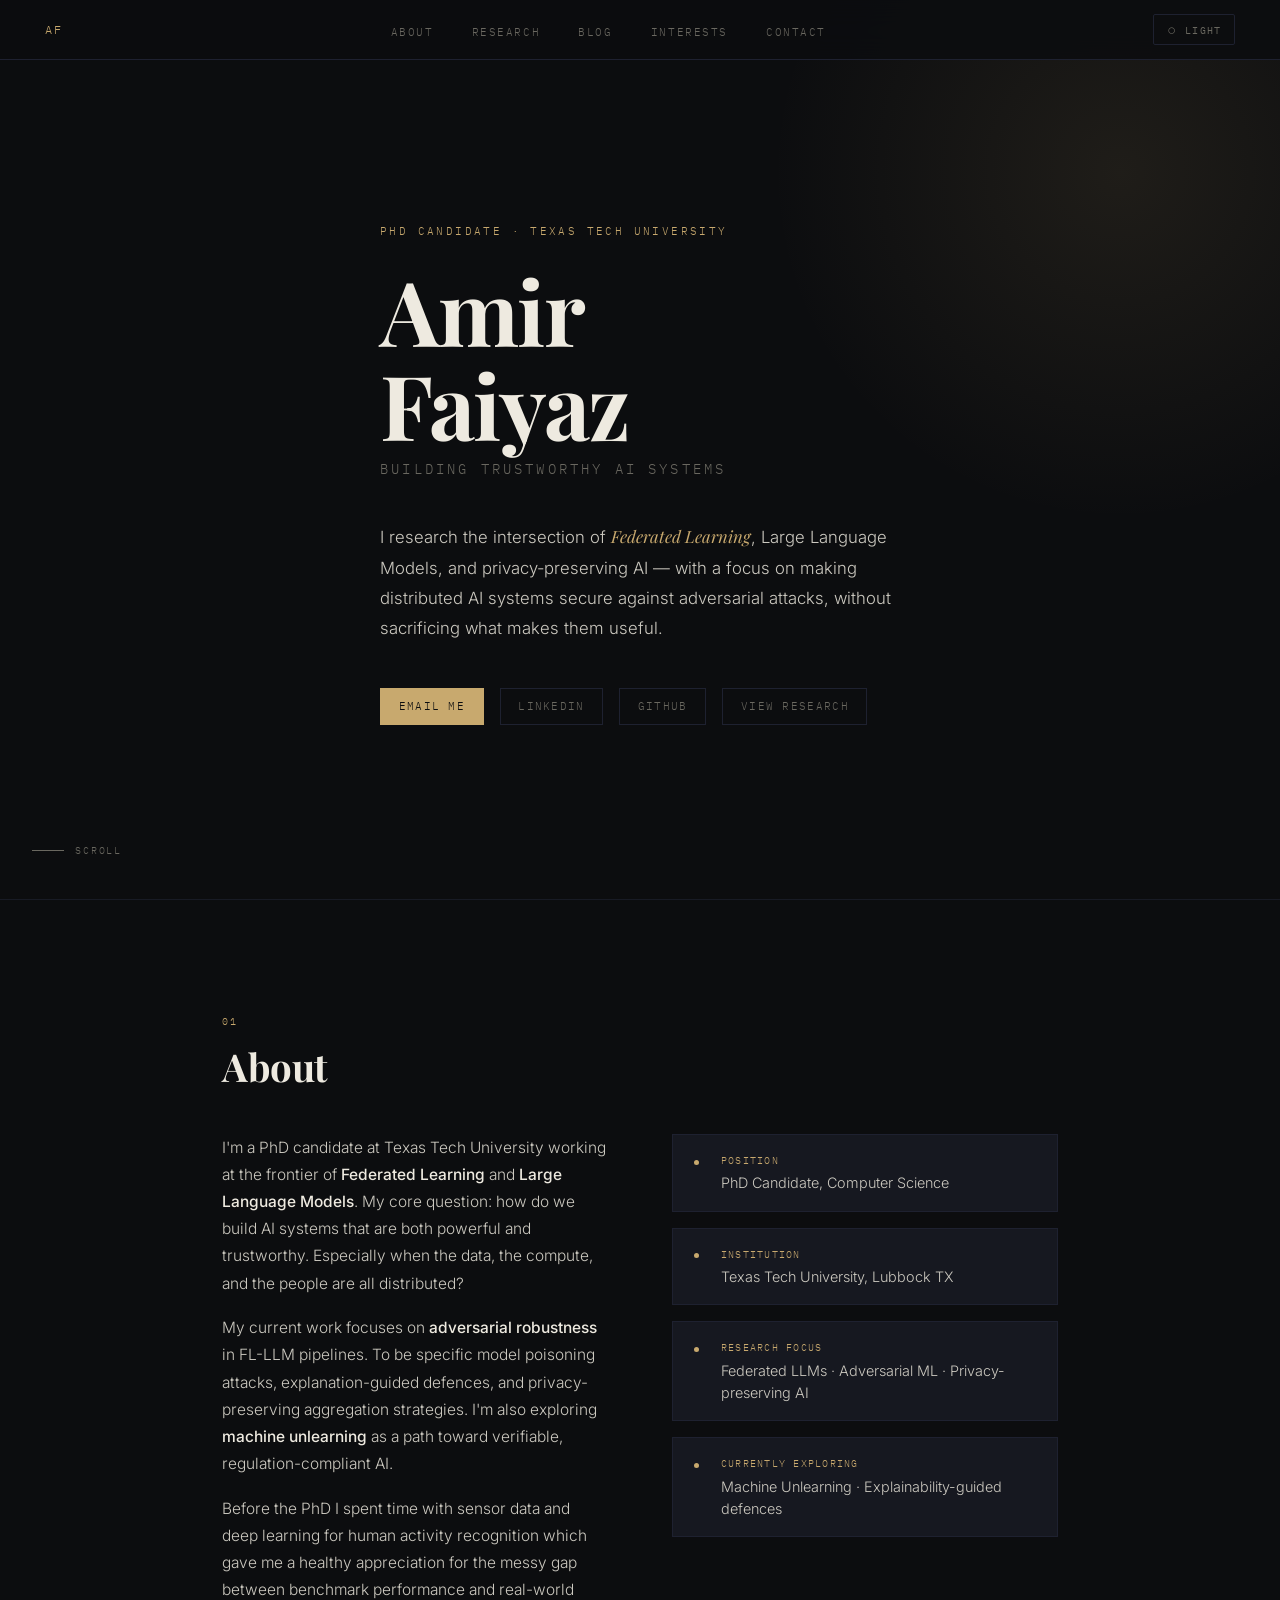
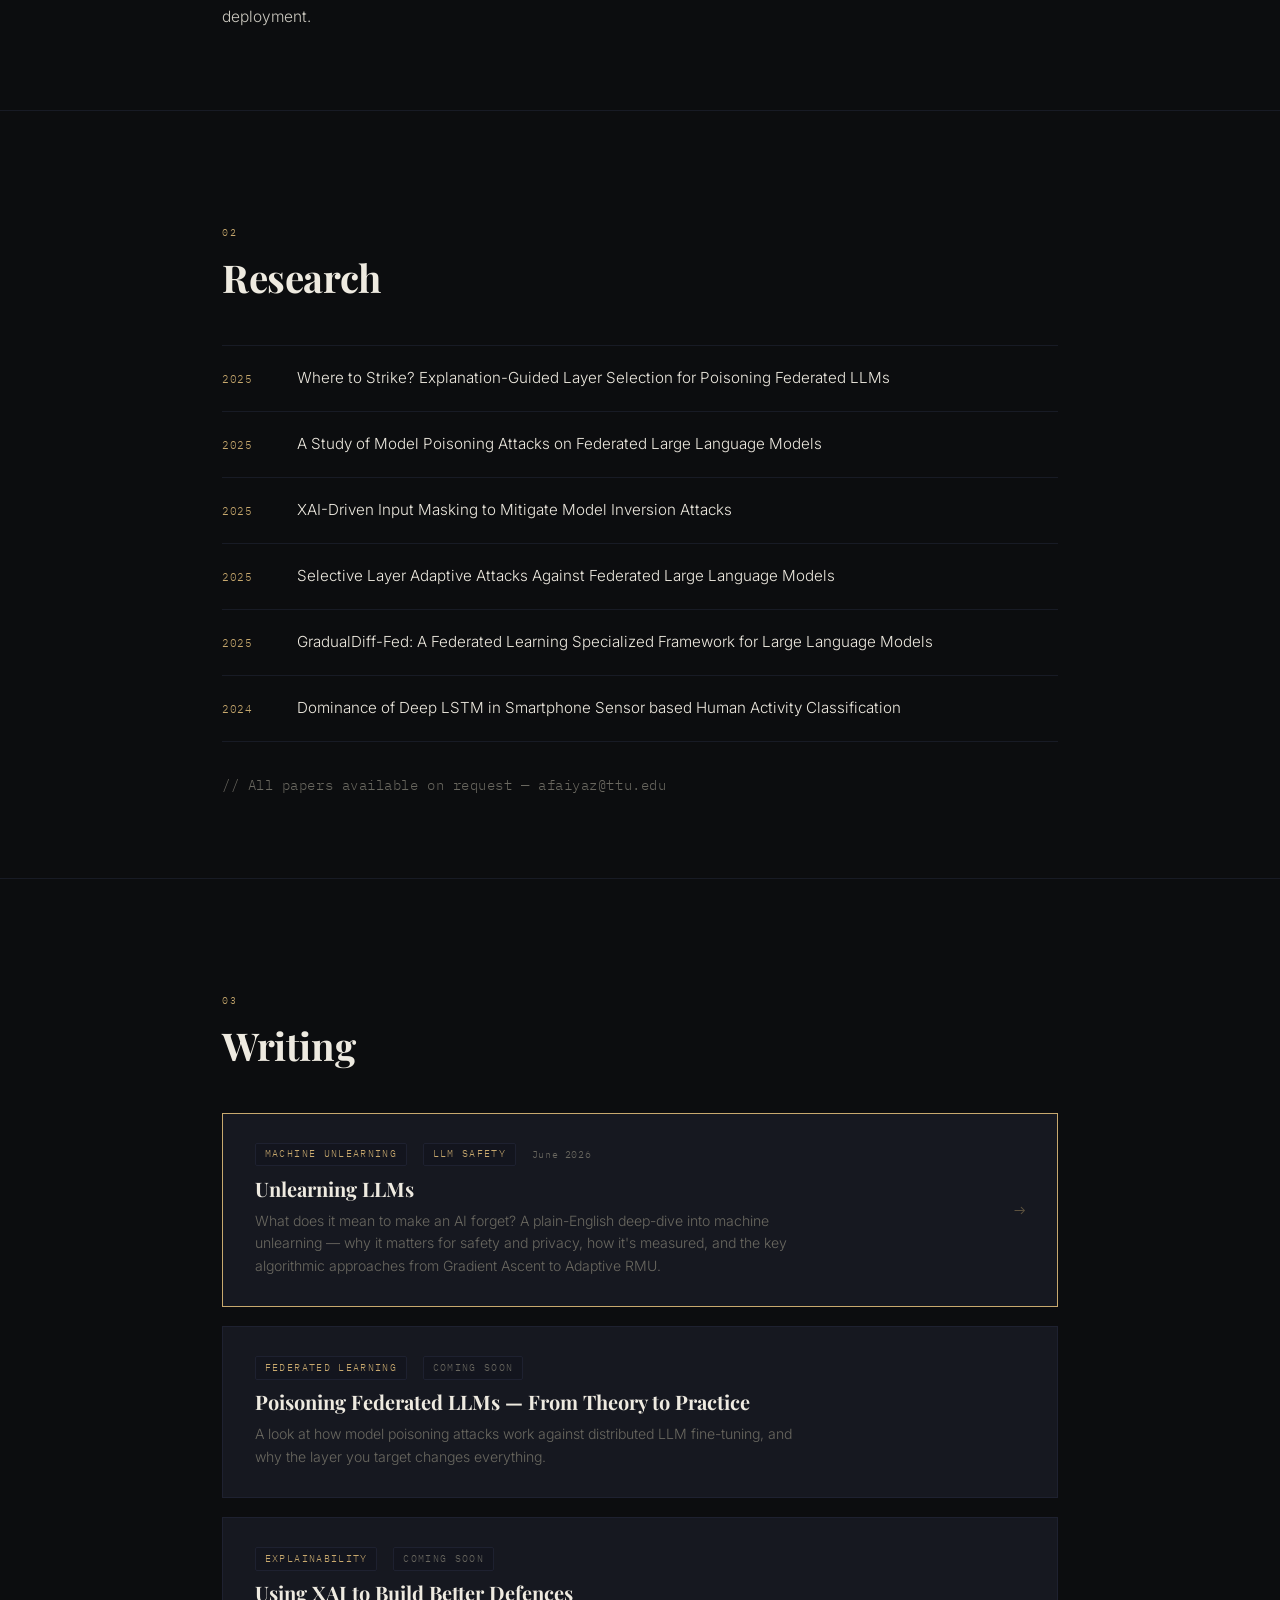
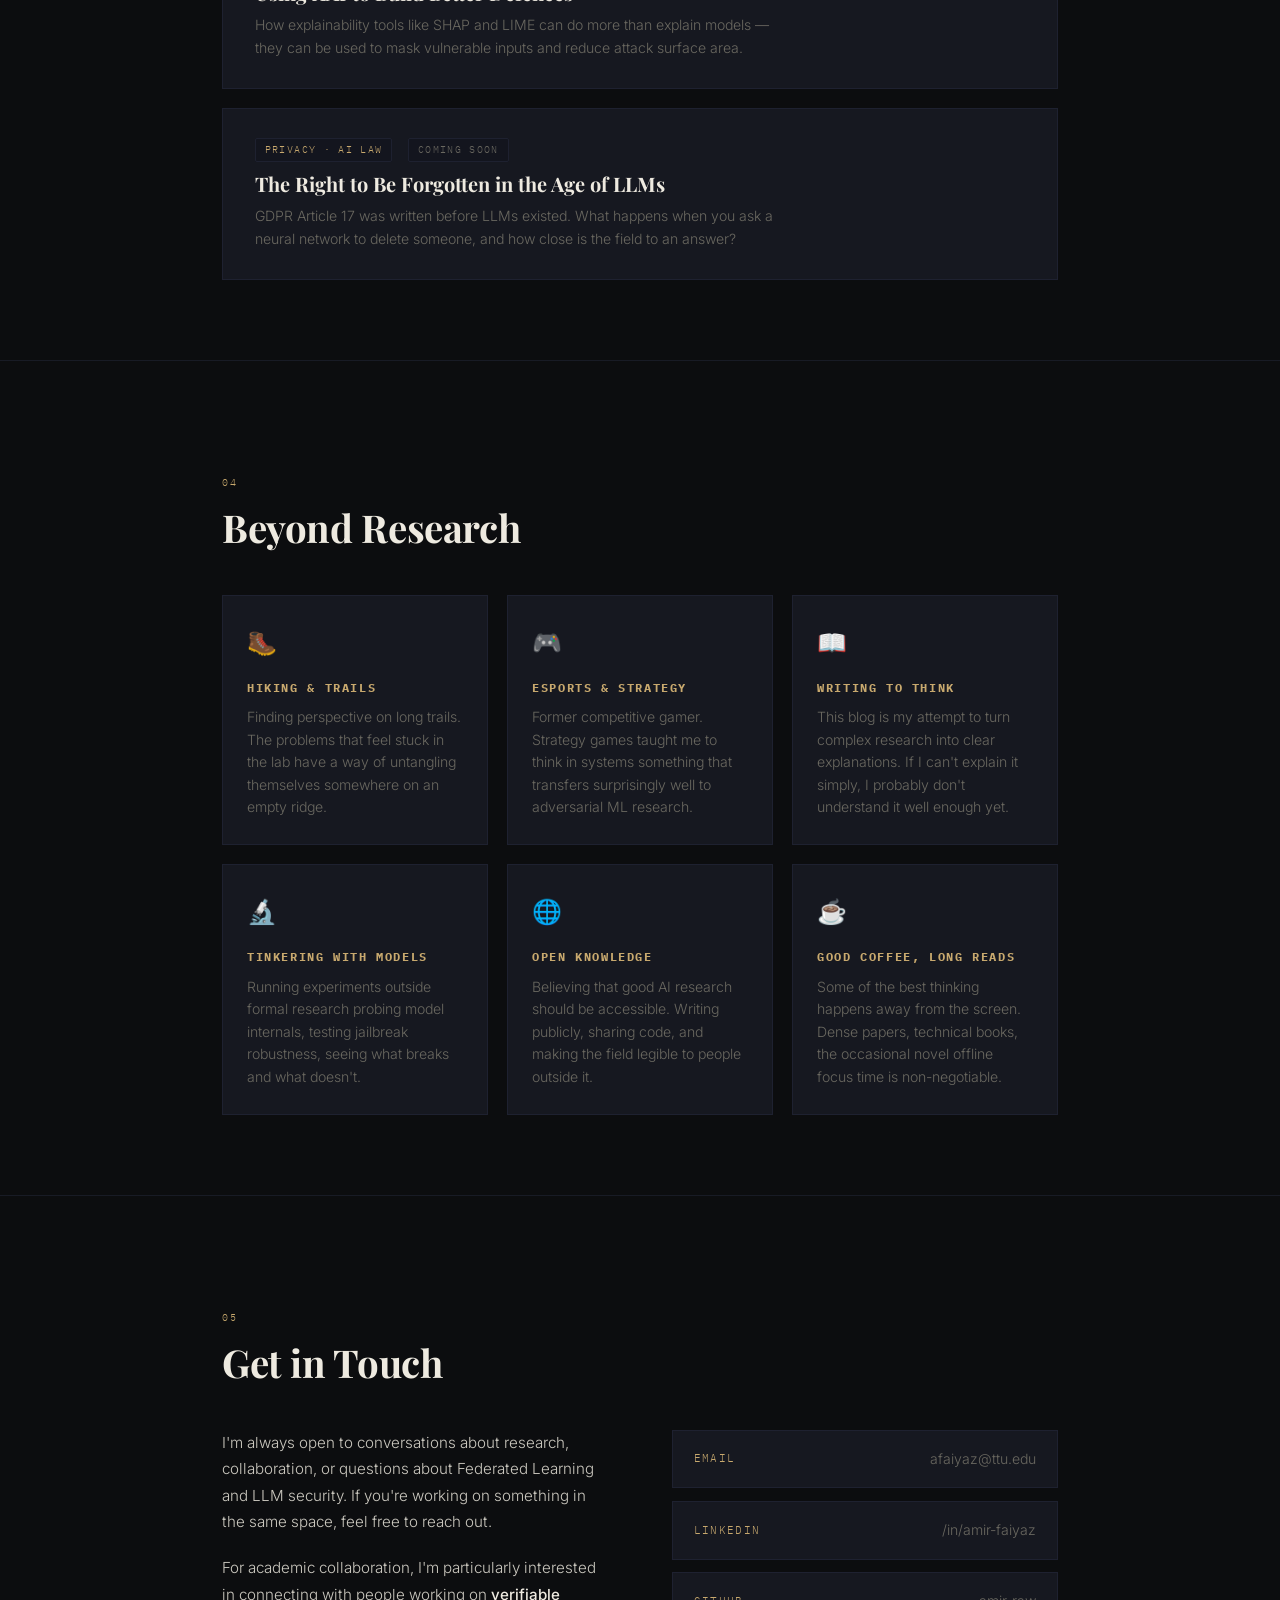
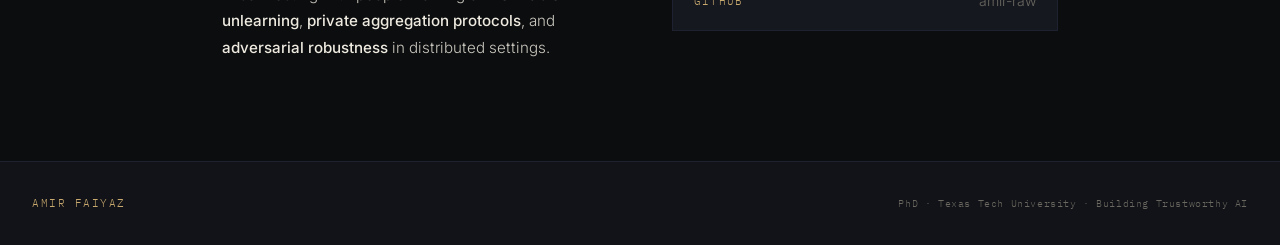
<file: index.html>
<!DOCTYPE html>
<html lang="en" data-theme="dark">
<head>
  <meta charset="UTF-8" />
  <meta name="viewport" content="width=device-width, initial-scale=1.0" />
  <title>Amir Faiyaz | AI Research</title>
  <link href="https://fonts.googleapis.com/css2?family=Playfair+Display:ital,wght@0,400;0,700;1,400&family=IBM+Plex+Mono:wght@400;500&family=Inter:wght@300;400;500&display=swap" rel="stylesheet" />
  <style>
    /* ═══════════════════════════════════════════
       THEME TOKENS
    ═══════════════════════════════════════════ */
    :root {
      --transition: color 0.35s ease, background 0.35s ease, border-color 0.35s ease;
    }

    [data-theme="dark"] {
      --bg:          #0c0d0f;
      --bg-alt:      #111318;
      --surface:     #161820;
      --border:      #1e2130;
      --border-soft: #181b25;
      --text:        #ccc9c0;
      --text-strong: #eeeae0;
      --muted:       #6a6860;
      --accent:      #c8a96e;
      --accent2:     #6e9cc8;
      --accent-glow: rgba(200,169,110,0.10);
      --nav-bg:      rgba(12,13,15,0.88);
      --tag-bg:      #13151e;
      --code-bg:     #0f1118;
    }

    [data-theme="light"] {
      --bg:          #f7f5f0;
      --bg-alt:      #eeebe3;
      --surface:     #ffffff;
      --border:      #ddd9cf;
      --border-soft: #e8e4db;
      --text:        #3a3630;
      --text-strong: #1a1714;
      --muted:       #999188;
      --accent:      #a07840;
      --accent2:     #2e6898;
      --accent-glow: rgba(160,120,64,0.08);
      --nav-bg:      rgba(247,245,240,0.90);
      --tag-bg:      #ede9e0;
      --code-bg:     #eeebe3;
    }

    /* ═══════════════════════════════════════════
       RESET & BASE
    ═══════════════════════════════════════════ */
    *, *::before, *::after { box-sizing: border-box; margin: 0; padding: 0; }
    html { scroll-behavior: smooth; font-size: 16px; }
    body {
      background: var(--bg);
      color: var(--text);
      font-family: 'Inter', sans-serif;
      font-weight: 300;
      line-height: 1.75;
      transition: var(--transition);
    }
    a { color: inherit; text-decoration: none; }
    strong { color: var(--text-strong); font-weight: 500; }

    /* ═══════════════════════════════════════════
       NAVBAR
    ═══════════════════════════════════════════ */
    nav {
      position: fixed;
      top: 0; left: 0; right: 0;
      z-index: 100;
      display: flex;
      align-items: center;
      justify-content: space-between;
      padding: 0 2.8rem;
      height: 60px;
      background: var(--nav-bg);
      backdrop-filter: blur(14px);
      -webkit-backdrop-filter: blur(14px);
      border-bottom: 1px solid var(--border);
      transition: var(--transition);
    }
    .nav-logo {
      font-family: 'IBM Plex Mono', monospace;
      font-size: 0.75rem;
      letter-spacing: 0.18em;
      color: var(--accent);
      text-transform: uppercase;
    }
    .nav-links {
      display: flex;
      gap: 2.4rem;
      list-style: none;
    }
    .nav-links a {
      font-family: 'IBM Plex Mono', monospace;
      font-size: 0.68rem;
      letter-spacing: 0.14em;
      text-transform: uppercase;
      color: var(--muted);
      transition: color 0.2s;
    }
    .nav-links a:hover { color: var(--accent); }

    /* Theme toggle */
    .theme-toggle {
      display: flex;
      align-items: center;
      gap: 0.5rem;
      cursor: pointer;
      background: none;
      border: 1px solid var(--border);
      padding: 0.3rem 0.8rem;
      border-radius: 2px;
      font-family: 'IBM Plex Mono', monospace;
      font-size: 0.65rem;
      letter-spacing: 0.12em;
      text-transform: uppercase;
      color: var(--muted);
      transition: var(--transition), color 0.2s;
    }
    .theme-toggle:hover { color: var(--accent); border-color: var(--accent); }
    .toggle-icon { font-size: 0.9rem; }

    /* ═══════════════════════════════════════════
       LAYOUT HELPERS
    ═══════════════════════════════════════════ */
    .container {
      max-width: 900px;
      margin: 0 auto;
      padding: 0 2rem;
    }
    section {
      padding: 7rem 0 5rem;
      border-bottom: 1px solid var(--border-soft);
    }
    section:last-of-type { border-bottom: none; }

    .section-number {
      font-family: 'IBM Plex Mono', monospace;
      font-size: 0.65rem;
      letter-spacing: 0.2em;
      color: var(--accent);
      margin-bottom: 0.8rem;
    }
    .section-title {
      font-family: 'Playfair Display', serif;
      font-size: clamp(1.8rem, 3vw, 2.6rem);
      font-weight: 700;
      color: var(--text-strong);
      letter-spacing: -0.01em;
      line-height: 1.2;
      margin-bottom: 2.8rem;
    }

    /* divider */
    .rule {
      width: 2.5rem;
      height: 1px;
      background: var(--accent);
      margin: 1.4rem 0 2.4rem;
    }

    /* ═══════════════════════════════════════════
       HERO
    ═══════════════════════════════════════════ */
    #hero {
      min-height: 100vh;
      display: flex;
      flex-direction: column;
      justify-content: center;
      padding: 8rem 0 5rem;
      border-bottom: 1px solid var(--border-soft);
      position: relative;
      overflow: hidden;
    }
    #hero::before {
      content: '';
      position: absolute;
      top: -20%; right: -15%;
      width: 55vw; height: 55vw;
      border-radius: 50%;
      background: radial-gradient(ellipse, var(--accent-glow) 0%, transparent 70%);
      pointer-events: none;
    }
    .hero-kicker {
      font-family: 'IBM Plex Mono', monospace;
      font-size: 0.68rem;
      letter-spacing: 0.22em;
      text-transform: uppercase;
      color: var(--accent);
      margin-bottom: 1.4rem;
      opacity: 0;
      animation: fadeUp 0.7s 0.1s ease forwards;
    }
    .hero-name {
      font-family: 'Playfair Display', serif;
      font-size: clamp(3.2rem, 7vw, 6rem);
      font-weight: 700;
      color: var(--text-strong);
      letter-spacing: -0.02em;
      line-height: 1.05;
      margin-bottom: 0.3rem;
      opacity: 0;
      animation: fadeUp 0.7s 0.22s ease forwards;
    }
    .hero-tagline {
      font-family: 'IBM Plex Mono', monospace;
      font-size: clamp(0.72rem, 1.4vw, 0.9rem);
      letter-spacing: 0.22em;
      text-transform: uppercase;
      color: var(--muted);
      margin-bottom: 2.5rem;
      opacity: 0;
      animation: fadeUp 0.7s 0.34s ease forwards;
    }
    .hero-bio {
      max-width: 520px;
      font-size: 1.05rem;
      line-height: 1.8;
      color: var(--text);
      margin-bottom: 2.8rem;
      opacity: 0;
      animation: fadeUp 0.7s 0.46s ease forwards;
    }
    .hero-bio em {
      color: var(--accent);
      font-style: italic;
      font-family: 'Playfair Display', serif;
    }
    .hero-links {
      display: flex;
      gap: 1rem;
      flex-wrap: wrap;
      opacity: 0;
      animation: fadeUp 0.7s 0.58s ease forwards;
    }
    .hero-link {
      display: inline-flex;
      align-items: center;
      gap: 0.45rem;
      font-family: 'IBM Plex Mono', monospace;
      font-size: 0.68rem;
      letter-spacing: 0.12em;
      text-transform: uppercase;
      color: var(--muted);
      border: 1px solid var(--border);
      padding: 0.5rem 1.1rem;
      transition: color 0.2s, border-color 0.2s, background 0.2s;
    }
    .hero-link:hover {
      color: var(--accent);
      border-color: var(--accent);
      background: var(--accent-glow);
    }
    .hero-link.primary {
      color: var(--bg);
      background: var(--accent);
      border-color: var(--accent);
    }
    .hero-link.primary:hover { opacity: 0.85; }

    /* scroll indicator */
    .scroll-hint {
      position: absolute;
      bottom: 2.5rem; left: 2rem;
      display: flex;
      align-items: center;
      gap: 0.7rem;
      font-family: 'IBM Plex Mono', monospace;
      font-size: 0.62rem;
      letter-spacing: 0.18em;
      text-transform: uppercase;
      color: var(--muted);
      opacity: 0;
      animation: fadeUp 0.7s 0.9s ease forwards;
    }
    .scroll-line {
      width: 2rem; height: 1px;
      background: var(--muted);
      animation: lineGrow 1.4s 1.2s ease forwards;
      transform-origin: left;
      transform: scaleX(0);
    }
    @keyframes lineGrow { to { transform: scaleX(1); } }

    /* ═══════════════════════════════════════════
       ABOUT
    ═══════════════════════════════════════════ */
    .about-grid {
      display: grid;
      grid-template-columns: 1fr 1fr;
      gap: 4rem;
      align-items: start;
    }
    .about-text p { margin-bottom: 1.1rem; font-size: 0.97rem; }
    .about-text p:last-child { margin-bottom: 0; }

    .about-facts { display: flex; flex-direction: column; gap: 1rem; }
    .fact-item {
      background: var(--surface);
      border: 1px solid var(--border);
      padding: 1rem 1.3rem;
      display: grid;
      grid-template-columns: 0.9rem 1fr;
      gap: 0.8rem;
      align-items: start;
      transition: border-color 0.2s;
    }
    .fact-item:hover { border-color: var(--accent); }
    .fact-bullet {
      width: 5px; height: 5px;
      background: var(--accent);
      border-radius: 50%;
      margin-top: 0.55rem;
      flex-shrink: 0;
    }
    .fact-label {
      font-family: 'IBM Plex Mono', monospace;
      font-size: 0.65rem;
      letter-spacing: 0.12em;
      text-transform: uppercase;
      color: var(--accent);
      margin-bottom: 0.2rem;
    }
    .fact-value { font-size: 0.9rem; color: var(--text); line-height: 1.55; }

    /* ═══════════════════════════════════════════
       RESEARCH
    ═══════════════════════════════════════════ */
    .pub-list { display: flex; flex-direction: column; }
    .pub-item {
      display: grid;
      grid-template-columns: 3.5rem 1fr auto;
      gap: 1.2rem;
      align-items: baseline;
      padding: 1.3rem 0;
      border-bottom: 1px solid var(--border-soft);
      transition: background 0.2s;
    }
    .pub-item:first-child { border-top: 1px solid var(--border-soft); }
    .pub-item:hover { background: var(--accent-glow); margin: 0 -1.2rem; padding-left: 1.2rem; padding-right: 1.2rem; }
    .pub-year {
      font-family: 'IBM Plex Mono', monospace;
      font-size: 0.68rem;
      letter-spacing: 0.06em;
      color: var(--accent);
    }
    .pub-title {
      font-size: 0.95rem;
      color: var(--text-strong);
      line-height: 1.5;
    }
    .pub-arrow {
      font-size: 0.8rem;
      color: var(--muted);
      opacity: 0;
      transition: opacity 0.2s;
    }
    .pub-item:hover .pub-arrow { opacity: 1; color: var(--accent); }

    .research-note {
      margin-top: 2rem;
      font-size: 0.85rem;
      color: var(--muted);
      font-family: 'IBM Plex Mono', monospace;
      letter-spacing: 0.04em;
    }

    /* ═══════════════════════════════════════════
       LOVE TO DO
    ═══════════════════════════════════════════ */
    .love-grid {
      display: grid;
      grid-template-columns: repeat(3, 1fr);
      gap: 1.2rem;
    }
    .love-card {
      background: var(--surface);
      border: 1px solid var(--border);
      padding: 1.6rem 1.5rem;
      position: relative;
      overflow: hidden;
      transition: border-color 0.25s, transform 0.25s;
    }
    .love-card::before {
      content: '';
      position: absolute;
      bottom: 0; left: 0; right: 0;
      height: 2px;
      background: var(--accent);
      transform: scaleX(0);
      transform-origin: left;
      transition: transform 0.3s ease;
    }
    .love-card:hover { border-color: var(--accent); transform: translateY(-3px); }
    .love-card:hover::before { transform: scaleX(1); }
    .love-icon {
      font-size: 1.5rem;
      margin-bottom: 0.9rem;
      display: block;
    }
    .love-card h4 {
      font-family: 'IBM Plex Mono', monospace;
      font-size: 0.72rem;
      letter-spacing: 0.14em;
      text-transform: uppercase;
      color: var(--accent);
      margin-bottom: 0.5rem;
    }
    .love-card p { font-size: 0.88rem; color: var(--muted); line-height: 1.6; }

    /* ═══════════════════════════════════════════
       BLOG SECTION
    ═══════════════════════════════════════════ */
    .blog-grid { display: flex; flex-direction: column; gap: 1.2rem; }
    .blog-card {
      display: grid;
      grid-template-columns: 1fr auto;
      gap: 2rem;
      align-items: center;
      background: var(--surface);
      border: 1px solid var(--border);
      padding: 1.8rem 2rem;
      cursor: pointer;
      transition: border-color 0.25s, background 0.25s;
      text-decoration: none;
      color: inherit;
    }
    .blog-card:hover {
      border-color: var(--accent);
      background: var(--accent-glow);
    }
    .blog-card.featured { border-color: var(--accent); }
    .blog-meta {
      display: flex;
      align-items: center;
      gap: 1rem;
      margin-bottom: 0.6rem;
    }
    .blog-tag {
      font-family: 'IBM Plex Mono', monospace;
      font-size: 0.6rem;
      letter-spacing: 0.14em;
      text-transform: uppercase;
      color: var(--accent);
      background: var(--tag-bg);
      border: 1px solid var(--border);
      padding: 0.15rem 0.55rem;
      border-radius: 2px;
    }
    .blog-date {
      font-family: 'IBM Plex Mono', monospace;
      font-size: 0.62rem;
      color: var(--muted);
      letter-spacing: 0.06em;
    }
    .blog-title {
      font-family: 'Playfair Display', serif;
      font-size: 1.25rem;
      font-weight: 700;
      color: var(--text-strong);
      line-height: 1.3;
      margin-bottom: 0.5rem;
    }
    .blog-excerpt { font-size: 0.88rem; color: var(--muted); line-height: 1.6; max-width: 540px; }
    .blog-arrow {
      font-family: 'IBM Plex Mono', monospace;
      font-size: 1.2rem;
      color: var(--accent);
      opacity: 0.4;
      transition: opacity 0.2s, transform 0.2s;
    }
    .blog-card:hover .blog-arrow { opacity: 1; transform: translateX(4px); }

    .blog-coming {
      opacity: 0.5;
      cursor: default;
    }
    .blog-coming:hover { border-color: var(--border); background: var(--surface); }
    .blog-coming .blog-arrow { display: none; }
    .coming-label {
      font-family: 'IBM Plex Mono', monospace;
      font-size: 0.6rem;
      letter-spacing: 0.14em;
      text-transform: uppercase;
      color: var(--muted);
      background: var(--tag-bg);
      border: 1px solid var(--border);
      padding: 0.15rem 0.55rem;
      border-radius: 2px;
    }

    /* ═══════════════════════════════════════════
       CONTACT
    ═══════════════════════════════════════════ */
    #contact {
      border-bottom: none;
    }
    .contact-inner {
      display: grid;
      grid-template-columns: 1fr 1fr;
      gap: 4rem;
      align-items: start;
    }
    .contact-text p { font-size: 0.95rem; margin-bottom: 1.2rem; }
    .contact-links { display: flex; flex-direction: column; gap: 0.8rem; }
    .contact-link {
      display: flex;
      align-items: center;
      justify-content: space-between;
      padding: 1rem 1.3rem;
      border: 1px solid var(--border);
      background: var(--surface);
      transition: border-color 0.2s, background 0.2s;
    }
    .contact-link:hover {
      border-color: var(--accent);
      background: var(--accent-glow);
    }
    .contact-link-label {
      font-family: 'IBM Plex Mono', monospace;
      font-size: 0.68rem;
      letter-spacing: 0.12em;
      text-transform: uppercase;
      color: var(--accent);
    }
    .contact-link-val { font-size: 0.88rem; color: var(--muted); }

    /* ═══════════════════════════════════════════
       FOOTER
    ═══════════════════════════════════════════ */
    footer {
      border-top: 1px solid var(--border);
      padding: 2rem;
      display: flex;
      align-items: center;
      justify-content: space-between;
      flex-wrap: wrap;
      gap: 1rem;
      background: var(--bg-alt);
      transition: var(--transition);
    }
    .footer-name {
      font-family: 'IBM Plex Mono', monospace;
      font-size: 0.68rem;
      letter-spacing: 0.14em;
      text-transform: uppercase;
      color: var(--accent);
    }
    .footer-note {
      font-family: 'IBM Plex Mono', monospace;
      font-size: 0.62rem;
      color: var(--muted);
      letter-spacing: 0.06em;
    }

    /* ═══════════════════════════════════════════
       ANIMATIONS
    ═══════════════════════════════════════════ */
    @keyframes fadeUp {
      from { opacity: 0; transform: translateY(20px); }
      to   { opacity: 1; transform: translateY(0); }
    }
    .reveal {
      opacity: 0;
      transform: translateY(16px);
      transition: opacity 0.55s ease, transform 0.55s ease;
    }
    .reveal.visible { opacity: 1; transform: none; }

    /* ═══════════════════════════════════════════
       RESPONSIVE
    ═══════════════════════════════════════════ */
    @media (max-width: 720px) {
      nav { padding: 0 1.2rem; }
      .nav-links { display: none; }
      .about-grid { grid-template-columns: 1fr; gap: 2rem; }
      .love-grid { grid-template-columns: 1fr 1fr; }
      .contact-inner { grid-template-columns: 1fr; gap: 2rem; }
      .blog-card { grid-template-columns: 1fr; }
      .blog-arrow { display: none; }
    }
    @media (max-width: 480px) {
      .love-grid { grid-template-columns: 1fr; }
      .pub-item { grid-template-columns: 2.8rem 1fr; }
      .pub-arrow { display: none; }
    }
  </style>
</head>
<body>

<!-- ═══════════════════════════════════════════
     NAVBAR
═══════════════════════════════════════════ -->
<nav>
  <span class="nav-logo">AF</span>
  <ul class="nav-links">
    <li><a href="#about">About</a></li>
    <li><a href="#research">Research</a></li>
    <li><a href="#blog">Blog</a></li>
    <li><a href="#loves">Interests</a></li>
    <li><a href="#contact">Contact</a></li>
  </ul>
  <button class="theme-toggle" onclick="toggleTheme()" aria-label="Toggle theme">
    <span class="toggle-icon" id="toggle-icon">○</span>
    <span id="toggle-label">Light</span>
  </button>
</nav>

<!-- ═══════════════════════════════════════════
     HERO
═══════════════════════════════════════════ -->
<section id="hero">
  <div class="container">
    <p class="hero-kicker">PhD Candidate · Texas Tech University</p>
    <h1 class="hero-name">Amir<br>Faiyaz</h1>
    <p class="hero-tagline">Building Trustworthy AI Systems</p>
    <p class="hero-bio">
      I research the intersection of <em>Federated Learning</em>, Large Language Models, and
      privacy-preserving AI — with a focus on making distributed AI systems secure against
      adversarial attacks, without sacrificing what makes them useful.
    </p>
    <div class="hero-links">
      <a href="mailto:afaiyaz@ttu.edu" class="hero-link primary">Email Me</a>
      <a href="https://linkedin.com/in/amir-faiyaz" class="hero-link" target="_blank">LinkedIn</a>
      <a href="https://github.com/amir-raw" class="hero-link" target="_blank">GitHub</a>
      <a href="#research" class="hero-link">View Research</a>
    </div>
  </div>
  <div class="scroll-hint">
    <span class="scroll-line"></span>
    Scroll
  </div>
</section>

<!-- ═══════════════════════════════════════════
     ABOUT
═══════════════════════════════════════════ -->
<section id="about">
  <div class="container">
    <div class="section-number reveal">01</div>
    <h2 class="section-title reveal">About</h2>

    <div class="about-grid">
      <div class="about-text reveal">
        <p>
          I'm a PhD candidate at Texas Tech University working at the frontier of
          <strong>Federated Learning</strong> and <strong>Large Language Models</strong>.
          My core question: how do we build AI systems that are both powerful and
          trustworthy. Especially when the data, the compute, and the people are all distributed?
        </p>
        <p>
          My current work focuses on <strong>adversarial robustness</strong> in FL-LLM pipelines.
          To be specific model poisoning attacks, explanation-guided defences, and
          privacy-preserving aggregation strategies. I'm also exploring
          <strong>machine unlearning</strong> as a path toward verifiable, regulation-compliant AI.
        </p>
        <p>
          Before the PhD I spent time with sensor data and deep learning for
          human activity recognition which gave me a healthy appreciation for
          the messy gap between benchmark performance and real-world deployment.
        </p>
      </div>
      <div class="about-facts reveal">
        <div class="fact-item">
          <div><div class="fact-bullet"></div></div>
          <div>
            <p class="fact-label">Position</p>
            <p class="fact-value">PhD Candidate, Computer Science</p>
          </div>
        </div>
        <div class="fact-item">
          <div><div class="fact-bullet"></div></div>
          <div>
            <p class="fact-label">Institution</p>
            <p class="fact-value">Texas Tech University, Lubbock TX</p>
          </div>
        </div>
        <div class="fact-item">
          <div><div class="fact-bullet"></div></div>
          <div>
            <p class="fact-label">Research Focus</p>
            <p class="fact-value">Federated LLMs · Adversarial ML · Privacy-preserving AI</p>
          </div>
        </div>
        <div class="fact-item">
          <div><div class="fact-bullet"></div></div>
          <div>
            <p class="fact-label">Currently Exploring</p>
            <p class="fact-value">Machine Unlearning · Explainability-guided defences</p>
          </div>
        </div>
      </div>
    </div>
  </div>
</section>

<!-- ═══════════════════════════════════════════
     RESEARCH
═══════════════════════════════════════════ -->
<section id="research">
  <div class="container">
    <div class="section-number reveal">02</div>
    <h2 class="section-title reveal">Research</h2>

    <div class="pub-list reveal">
      <div class="pub-item">
        <span class="pub-year">2025</span>
        <span class="pub-title">Where to Strike? Explanation-Guided Layer Selection for Poisoning Federated LLMs</span>
        <span class="pub-arrow">→</span>
      </div>
      <div class="pub-item">
        <span class="pub-year">2025</span>
        <span class="pub-title">A Study of Model Poisoning Attacks on Federated Large Language Models</span>
        <span class="pub-arrow">→</span>
      </div>
      <div class="pub-item">
        <span class="pub-year">2025</span>
        <span class="pub-title">XAI-Driven Input Masking to Mitigate Model Inversion Attacks</span>
        <span class="pub-arrow">→</span>
      </div>
      <div class="pub-item">
        <span class="pub-year">2025</span>
        <span class="pub-title">Selective Layer Adaptive Attacks Against Federated Large Language Models</span>
        <span class="pub-arrow">→</span>
      </div>
      <div class="pub-item">
        <span class="pub-year">2025</span>
        <span class="pub-title">GradualDiff-Fed: A Federated Learning Specialized Framework for Large Language Models</span>
        <span class="pub-arrow">→</span>
      </div>
      <div class="pub-item">
        <span class="pub-year">2024</span>
        <span class="pub-title">Dominance of Deep LSTM in Smartphone Sensor based Human Activity Classification</span>
        <span class="pub-arrow">→</span>
      </div>
    </div>

    <p class="research-note reveal">// All papers available on request — afaiyaz@ttu.edu</p>
  </div>
</section>

<!-- ═══════════════════════════════════════════
     BLOG
═══════════════════════════════════════════ -->
<section id="blog">
  <div class="container">
    <div class="section-number reveal">03</div>
    <h2 class="section-title reveal">Writing</h2>

    <div class="blog-grid">

      <!-- Published -->
      <a href="unlearning-llm-blog.html" class="blog-card featured reveal">
        <div>
          <div class="blog-meta">
            <span class="blog-tag">Machine Unlearning</span>
            <span class="blog-tag">LLM Safety</span>
            <span class="blog-date">June 2026</span>
          </div>
          <p class="blog-title">Unlearning LLMs</p>
          <p class="blog-excerpt">
            What does it mean to make an AI forget? A plain-English deep-dive into machine
            unlearning — why it matters for safety and privacy, how it's measured, and the
            key algorithmic approaches from Gradient Ascent to Adaptive RMU.
          </p>
        </div>
        <span class="blog-arrow">→</span>
      </a>

      <!-- Coming soon: Federated Poisoning -->
      <div class="blog-card blog-coming reveal">
        <div>
          <div class="blog-meta">
            <span class="blog-tag">Federated Learning</span>
            <span class="coming-label">Coming Soon</span>
          </div>
          <p class="blog-title">Poisoning Federated LLMs — From Theory to Practice</p>
          <p class="blog-excerpt">
            A look at how model poisoning attacks work against distributed LLM fine-tuning,
            and why the layer you target changes everything.
          </p>
        </div>
      </div>

      <!-- Coming soon: XAI -->
      <div class="blog-card blog-coming reveal">
        <div>
          <div class="blog-meta">
            <span class="blog-tag">Explainability</span>
            <span class="coming-label">Coming Soon</span>
          </div>
          <p class="blog-title">Using XAI to Build Better Defences</p>
          <p class="blog-excerpt">
            How explainability tools like SHAP and LIME can do more than explain models —
            they can be used to mask vulnerable inputs and reduce attack surface area.
          </p>
        </div>
      </div>

      <!-- Coming soon: Privacy -->
      <div class="blog-card blog-coming reveal">
        <div>
          <div class="blog-meta">
            <span class="blog-tag">Privacy · AI Law</span>
            <span class="coming-label">Coming Soon</span>
          </div>
          <p class="blog-title">The Right to Be Forgotten in the Age of LLMs</p>
          <p class="blog-excerpt">
            GDPR Article 17 was written before LLMs existed. What happens when you ask
            a neural network to delete someone, and how close is the field to an answer?
          </p>
        </div>
      </div>

    </div>
  </div>
</section>

<!-- ═══════════════════════════════════════════
     LOVES / INTERESTS
═══════════════════════════════════════════ -->
<section id="loves">
  <div class="container">
    <div class="section-number reveal">04</div>
    <h2 class="section-title reveal">Beyond Research</h2>

    <div class="love-grid">

      <div class="love-card reveal">
        <span class="love-icon">🥾</span>
        <h4>Hiking & Trails</h4>
        <p>Finding perspective on long trails. The problems that feel stuck in the lab have a way of untangling themselves somewhere on an empty ridge.</p>
      </div>

      <div class="love-card reveal">
        <span class="love-icon">🎮</span>
        <h4>Esports & Strategy</h4>
        <p>Former competitive gamer. Strategy games taught me to think in systems something that transfers surprisingly well to adversarial ML research.</p>
      </div>

      <div class="love-card reveal">
        <span class="love-icon">📖</span>
        <h4>Writing to Think</h4>
        <p>This blog is my attempt to turn complex research into clear explanations. If I can't explain it simply, I probably don't understand it well enough yet.</p>
      </div>

      <div class="love-card reveal">
        <span class="love-icon">🔬</span>
        <h4>Tinkering with Models</h4>
        <p>Running experiments outside formal research probing model internals, testing jailbreak robustness, seeing what breaks and what doesn't.</p>
      </div>

      <div class="love-card reveal">
        <span class="love-icon">🌐</span>
        <h4>Open Knowledge</h4>
        <p>Believing that good AI research should be accessible. Writing publicly, sharing code, and making the field legible to people outside it.</p>
      </div>

      <div class="love-card reveal">
        <span class="love-icon">☕</span>
        <h4>Good Coffee, Long Reads</h4>
        <p>Some of the best thinking happens away from the screen. Dense papers, technical books, the occasional novel offline focus time is non-negotiable.</p>
      </div>

    </div>
  </div>
</section>

<!-- ═══════════════════════════════════════════
     CONTACT
═══════════════════════════════════════════ -->
<section id="contact">
  <div class="container">
    <div class="section-number reveal">05</div>
    <h2 class="section-title reveal">Get in Touch</h2>

    <div class="contact-inner">
      <div class="contact-text reveal">
        <p>
          I'm always open to conversations about research, collaboration, or questions
          about Federated Learning and LLM security. If you're working on something
          in the same space, feel free to reach out.
        </p>
        <p>
          For academic collaboration, I'm particularly interested in connecting with
          people working on <strong>verifiable unlearning</strong>,
          <strong>private aggregation protocols</strong>, and
          <strong>adversarial robustness</strong> in distributed settings.
        </p>
      </div>
      <div class="contact-links reveal">
        <a href="mailto:afaiyaz@ttu.edu" class="contact-link">
          <span class="contact-link-label">Email</span>
          <span class="contact-link-val">afaiyaz@ttu.edu</span>
        </a>
        <a href="https://linkedin.com/in/amir-faiyaz" target="_blank" class="contact-link">
          <span class="contact-link-label">LinkedIn</span>
          <span class="contact-link-val">/in/amir-faiyaz</span>
        </a>
        <a href="https://github.com/amir-raw" target="_blank" class="contact-link">
          <span class="contact-link-label">GitHub</span>
          <span class="contact-link-val">amir-raw</span>
        </a>
      </div>
    </div>
  </div>
</section>

<!-- ═══════════════════════════════════════════
     FOOTER
═══════════════════════════════════════════ -->
<footer>
  <span class="footer-name">Amir Faiyaz</span>
  <span class="footer-note">PhD · Texas Tech University · Building Trustworthy AI</span>
</footer>

<!-- ═══════════════════════════════════════════
     SCRIPTS
═══════════════════════════════════════════ -->
<script>
  /* ── Theme toggle ── */
  function toggleTheme() {
    const html = document.documentElement;
    const isDark = html.getAttribute('data-theme') === 'dark';
    html.setAttribute('data-theme', isDark ? 'light' : 'dark');
    document.getElementById('toggle-icon').textContent = isDark ? '●' : '○';
    document.getElementById('toggle-label').textContent = isDark ? 'Dark' : 'Light';
    localStorage.setItem('theme', isDark ? 'light' : 'dark');
  }

  // Restore saved preference
  const saved = localStorage.getItem('theme');
  if (saved && saved !== 'dark') {
    document.documentElement.setAttribute('data-theme', saved);
    document.getElementById('toggle-icon').textContent = '●';
    document.getElementById('toggle-label').textContent = 'Dark';
  }

  /* ── Scroll reveal ── */
  const observer = new IntersectionObserver((entries) => {
    entries.forEach(e => {
      if (e.isIntersecting) {
        e.target.classList.add('visible');
        observer.unobserve(e.target);
      }
    });
  }, { threshold: 0.07, rootMargin: '0px 0px -30px 0px' });

  document.querySelectorAll('.reveal').forEach((el, i) => {
    el.style.transitionDelay = `${(i % 4) * 0.08}s`;
    observer.observe(el);
  });

  /* ── Active nav highlight ── */
  const sections = document.querySelectorAll('section[id]');
  const navLinks = document.querySelectorAll('.nav-links a');

  const navObserver = new IntersectionObserver((entries) => {
    entries.forEach(entry => {
      if (entry.isIntersecting) {
        navLinks.forEach(link => {
          link.style.color = '';
          if (link.getAttribute('href') === '#' + entry.target.id) {
            link.style.color = 'var(--accent)';
          }
        });
      }
    });
  }, { threshold: 0.4 });

  sections.forEach(s => navObserver.observe(s));
</script>

</body>
</html>
</file>
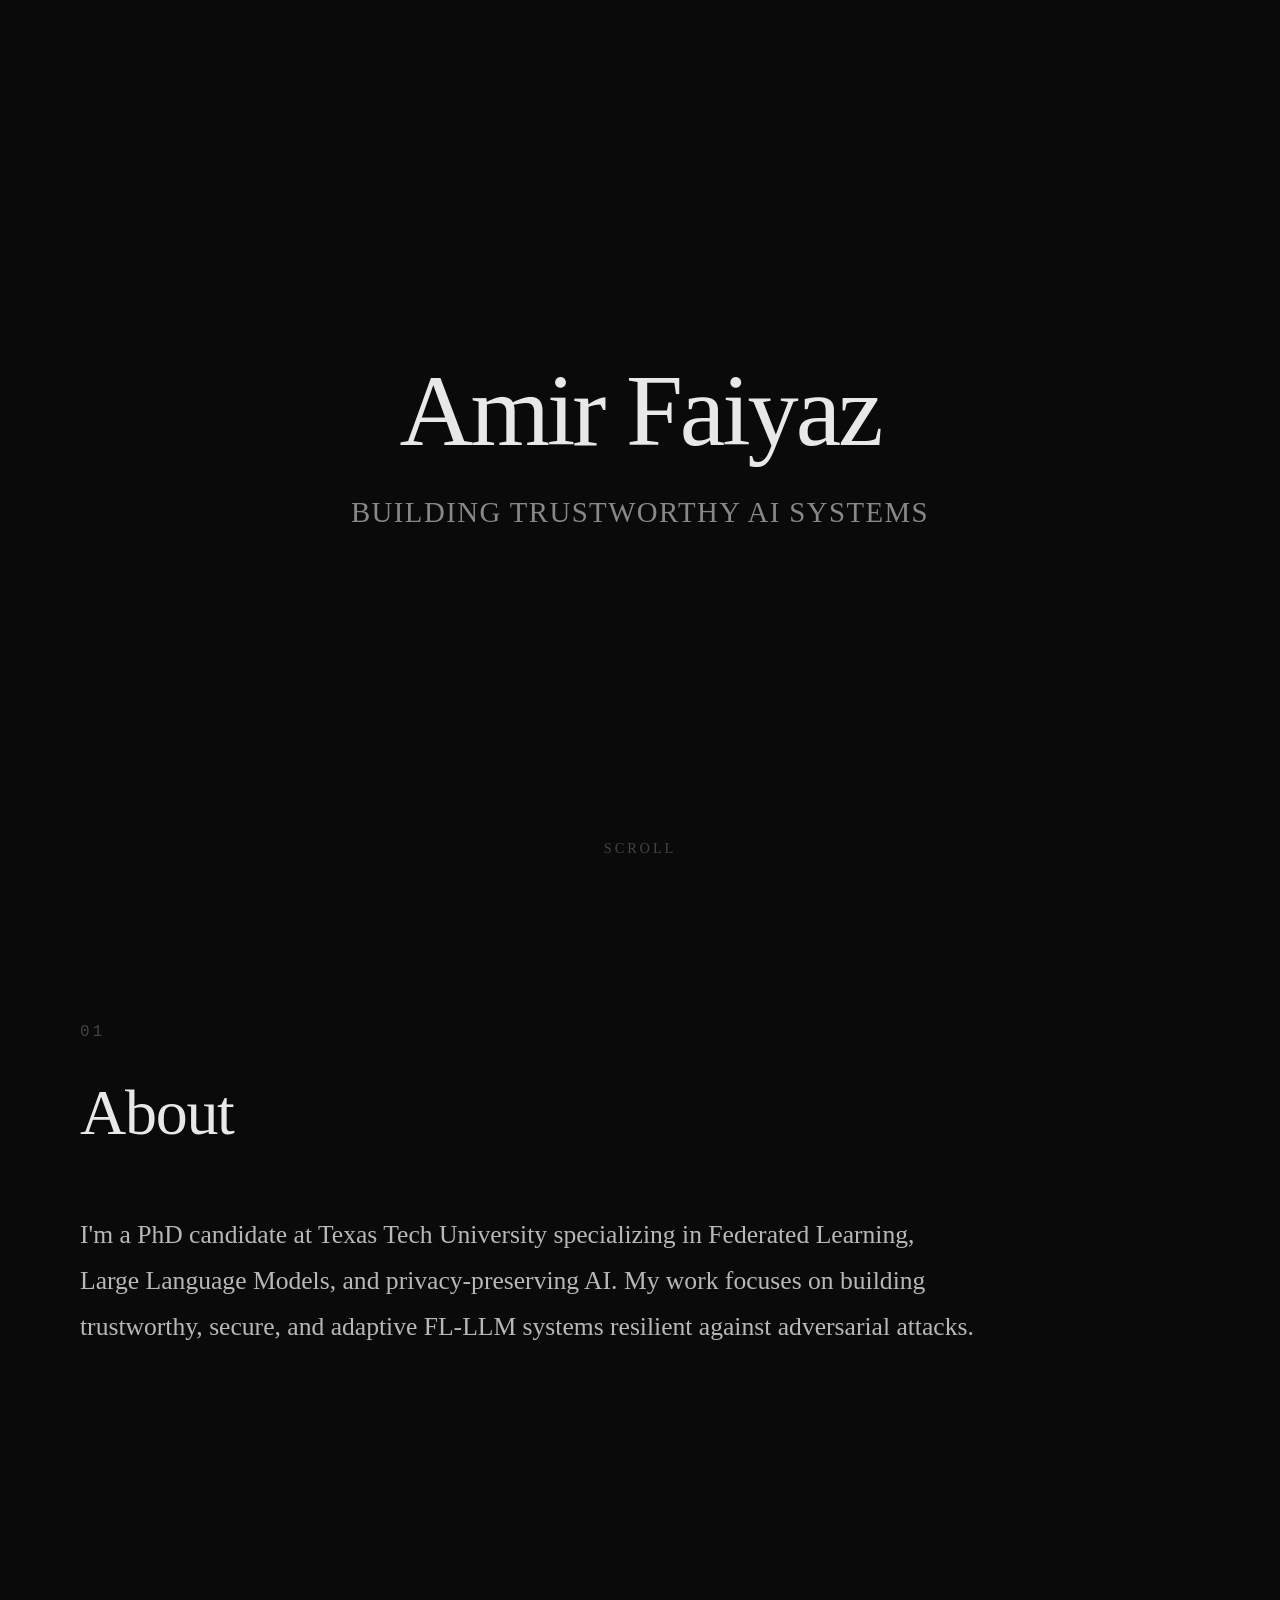
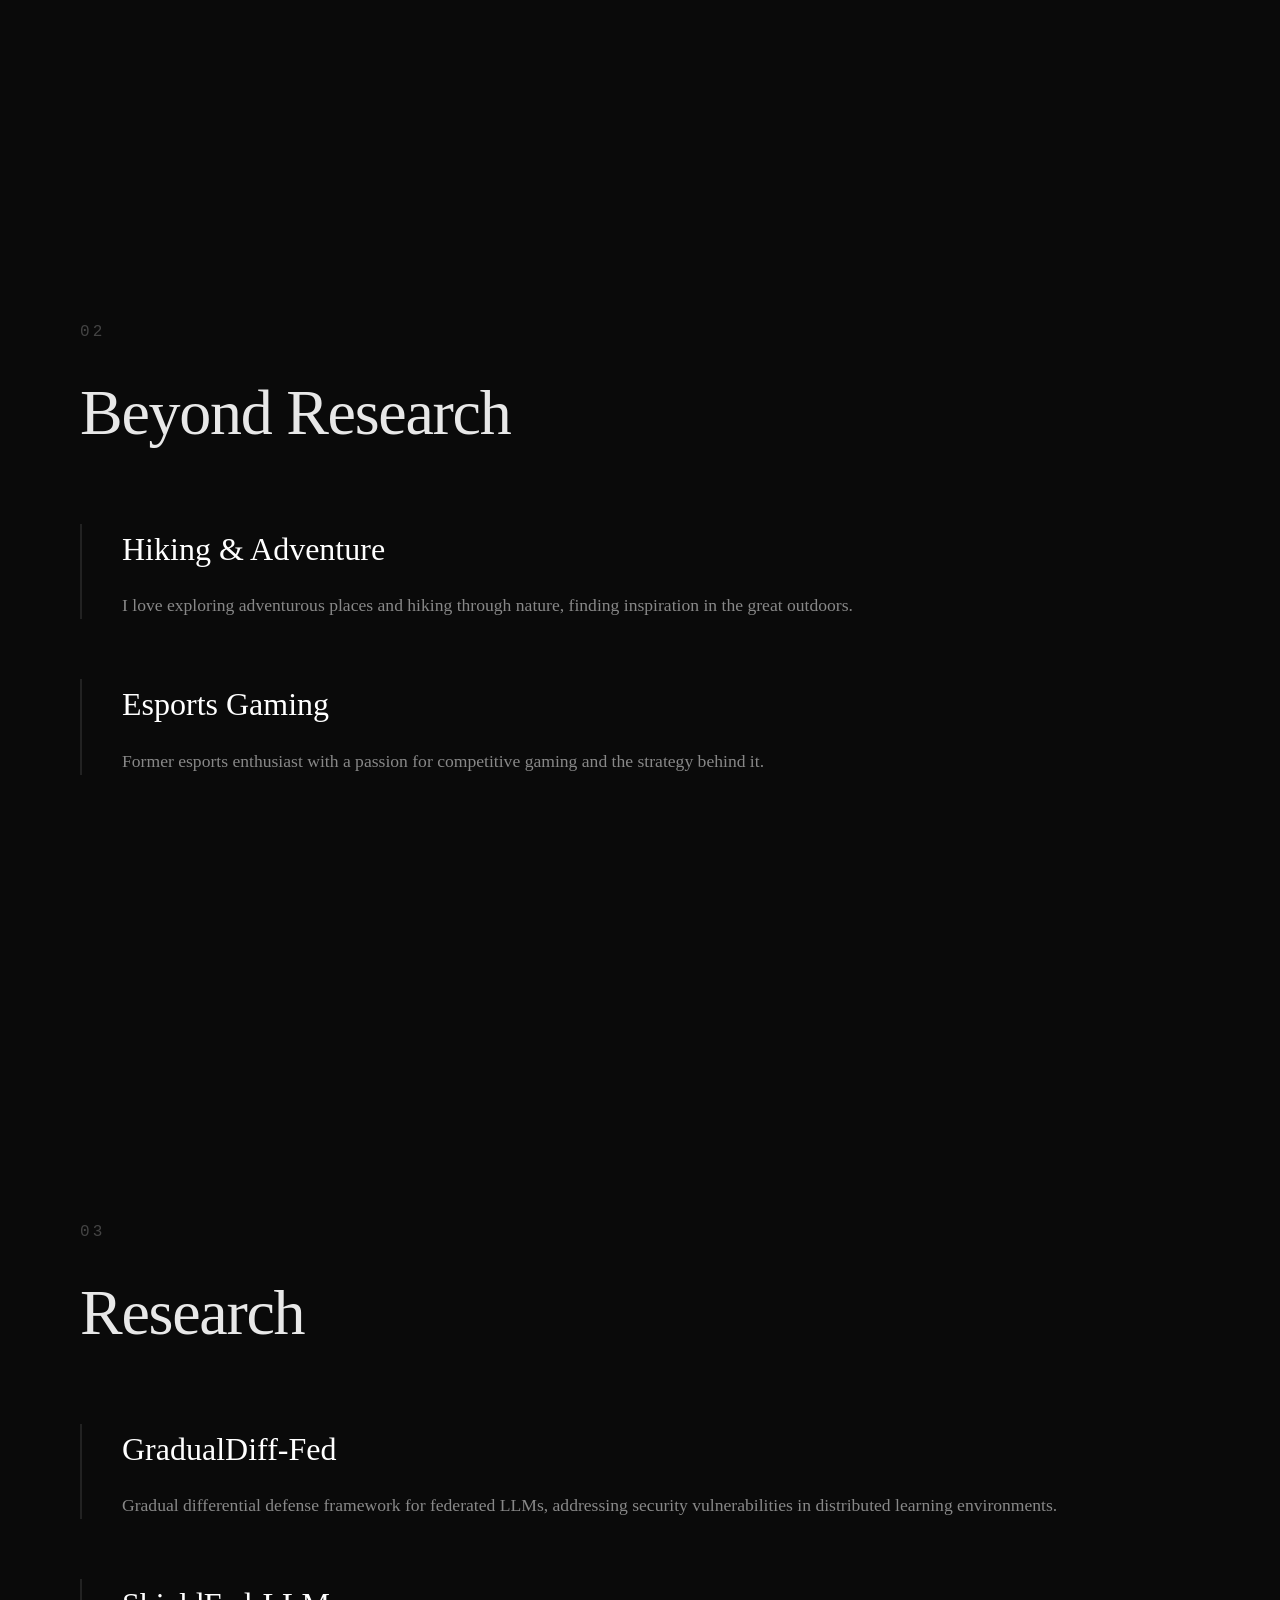
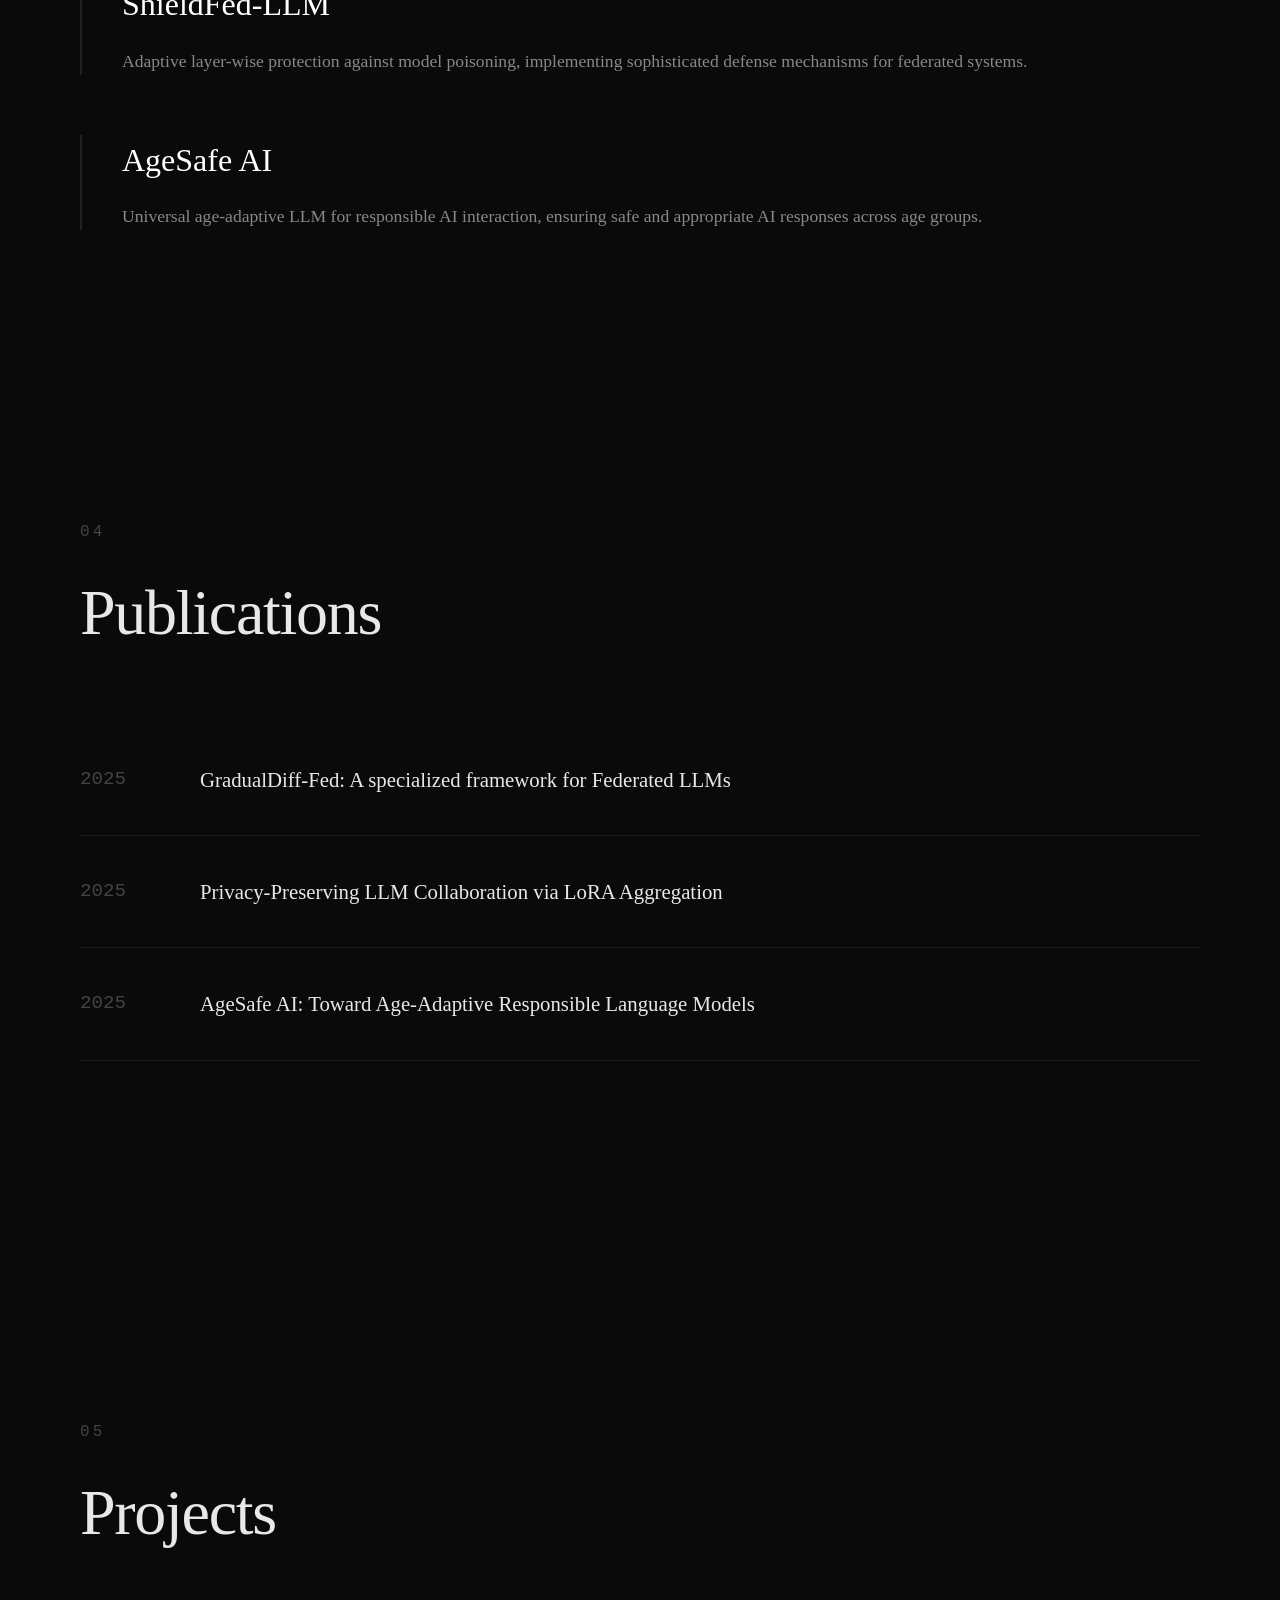
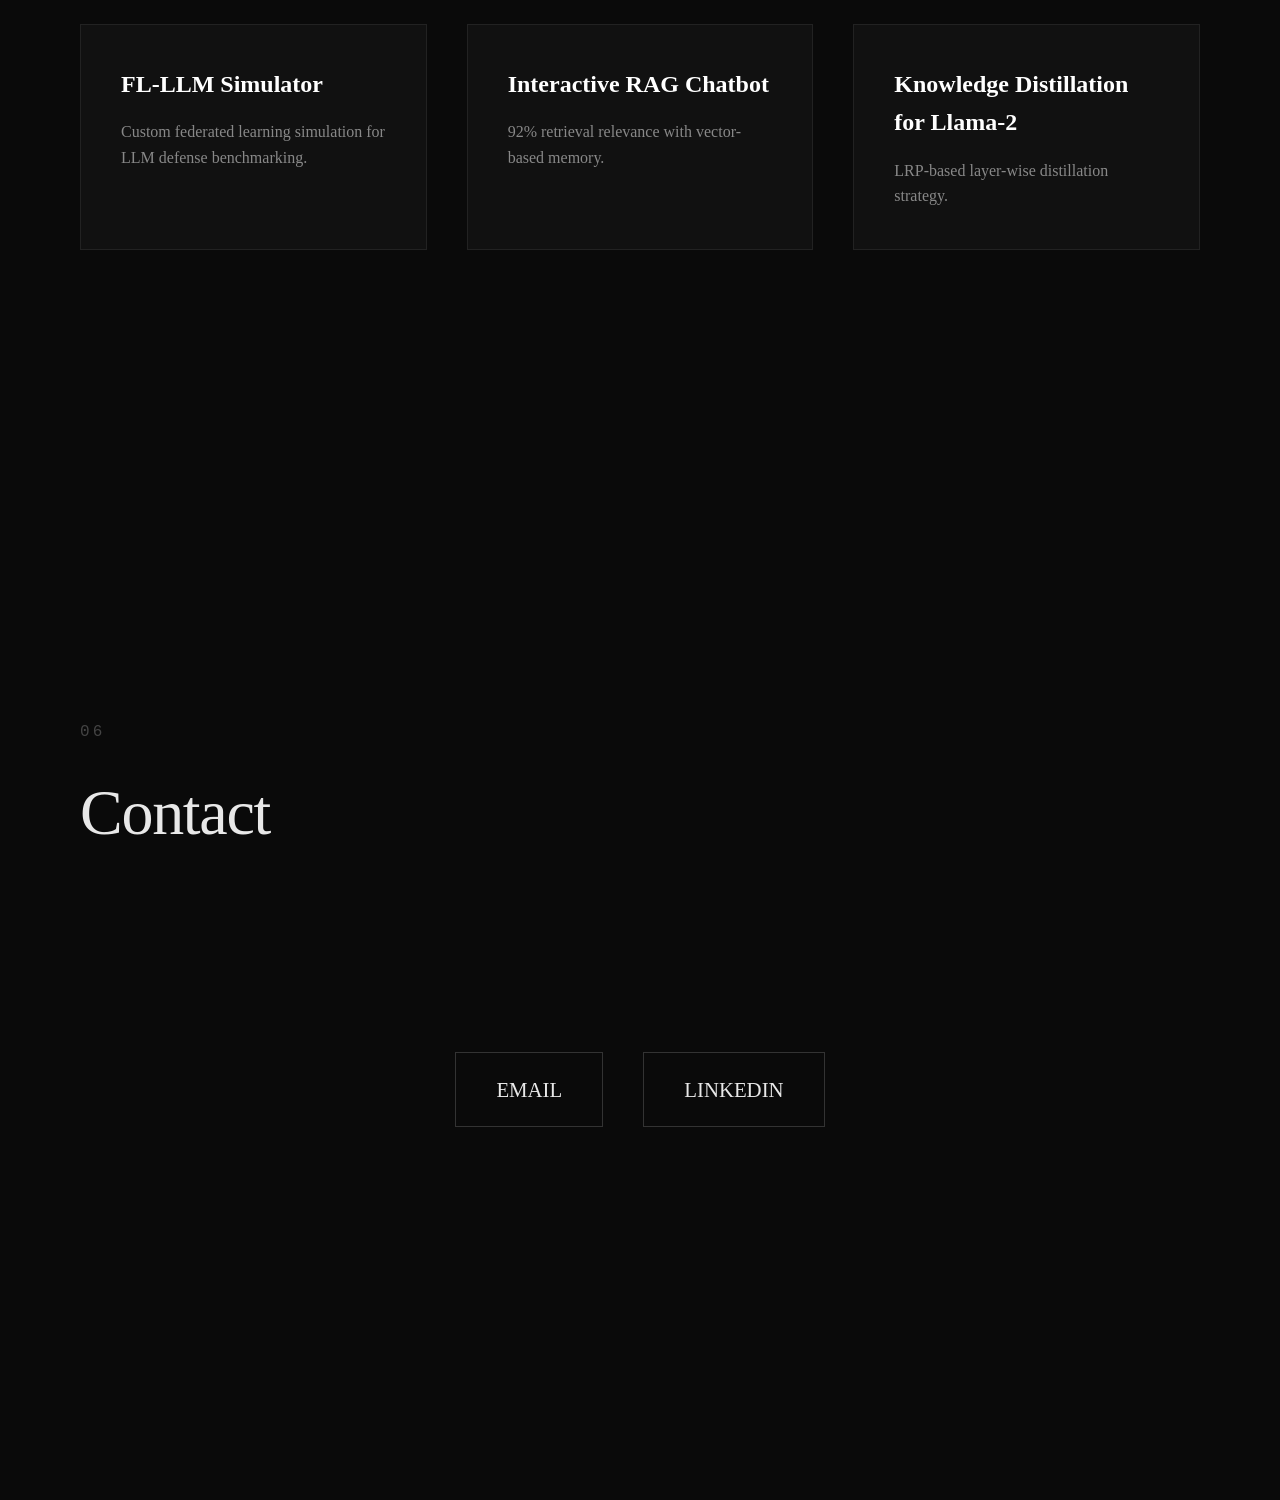
<file: index2.html>
<!DOCTYPE html>
<html lang="en">
<head>
    <meta charset="UTF-8">
    <meta name="viewport" content="width=device-width, initial-scale=1.0">
    <title>Amir Faiyaz | AI Research</title>
    <style>
        * {
            margin: 0;
            padding: 0;
            box-sizing: border-box;
        }

        body {
            font-family: 'Georgia', 'Times New Roman', serif;
            background: #0a0a0a;
            color: #e8e8e8;
            line-height: 1.6;
            overflow-x: hidden;
        }

        .container {
            max-width: 1200px;
            margin: 0 auto;
            padding: 0 40px;
        }

        /* Top Navigation Bar */
        .top-nav {
            position: fixed;
            top: 0;
            left: 0;
            right: 0;
            padding: 30px 40px;
            display: flex;
            justify-content: space-between;
            align-items: center;
            z-index: 1000;
            background: rgba(10, 10, 10, 0.8);
            backdrop-filter: blur(10px);
            border-bottom: 1px solid #1a1a1a;
        }

        .logo {
            font-size: 1rem;
            letter-spacing: 0.1em;
            color: #e8e8e8;
        }

        .nav-buttons {
            display: flex;
            gap: 20px;
        }

        .nav-btn {
            padding: 10px 25px;
            border: 1px solid #333;
            background: transparent;
            color: #e8e8e8;
            font-size: 0.9rem;
            letter-spacing: 0.1em;
            cursor: pointer;
            transition: all 0.3s ease;
            text-decoration: none;
            display: inline-block;
        }

        .nav-btn:hover {
            border-color: #666;
            background: #111;
        }

        /* Hero Section */
        .hero {
            min-height: 100vh;
            display: flex;
            align-items: center;
            justify-content: center;
            position: relative;
            overflow: hidden;
        }

        .hero-content {
            text-align: center;
            opacity: 0;
            animation: fadeInUp 1.2s ease forwards;
        }

        .hero h1 {
            font-size: clamp(3rem, 8vw, 7rem);
            font-weight: 300;
            letter-spacing: -0.03em;
            margin-bottom: 1rem;
            line-height: 0.9;
        }

        .hero-subtitle {
            font-size: clamp(1.2rem, 2.5vw, 1.8rem);
            font-weight: 300;
            color: #888;
            margin-top: 2rem;
            letter-spacing: 0.05em;
        }

        /* Section Styling */
        section {
            min-height: 100vh;
            padding: 120px 0;
            position: relative;
            opacity: 0;
            transform: translateY(50px);
            transition: all 1s ease;
        }

        section.visible {
            opacity: 1;
            transform: translateY(0);
        }

        .section-number {
            font-size: 1rem;
            color: #444;
            letter-spacing: 0.2em;
            margin-bottom: 1rem;
            font-family: 'Courier New', monospace;
        }

        .section-title {
            font-size: clamp(2.5rem, 5vw, 4rem);
            font-weight: 300;
            margin-bottom: 3rem;
            letter-spacing: -0.02em;
        }

        /* About Section */
        .about-text {
            font-size: clamp(1.3rem, 2vw, 1.8rem);
            line-height: 1.8;
            max-width: 900px;
            font-weight: 300;
            color: #b8b8b8;
        }

        /* Research Items */
        .research-grid {
            display: grid;
            gap: 60px;
            margin-top: 60px;
        }

        .research-item {
            border-left: 2px solid #222;
            padding-left: 40px;
            transition: all 0.4s ease;
        }

        .research-item:hover {
            border-left-color: #666;
            transform: translateX(10px);
        }

        .research-item h3 {
            font-size: clamp(1.5rem, 2.5vw, 2rem);
            font-weight: 400;
            margin-bottom: 1rem;
            color: #fff;
        }

        .research-item p {
            font-size: 1.1rem;
            color: #888;
            line-height: 1.6;
        }

        /* Publications */
        .publication-list {
            margin-top: 60px;
        }

        .publication-item {
            display: flex;
            gap: 40px;
            padding: 40px 0;
            border-bottom: 1px solid #1a1a1a;
            transition: all 0.3s ease;
        }

        .publication-item:hover {
            padding-left: 20px;
            border-bottom-color: #333;
        }

        .pub-year {
            font-size: 1.2rem;
            color: #444;
            min-width: 80px;
            font-family: 'Courier New', monospace;
        }

        .pub-title {
            font-size: 1.3rem;
            color: #e8e8e8;
            line-height: 1.5;
        }

        /* Projects */
        .project-grid {
            display: grid;
            grid-template-columns: repeat(auto-fit, minmax(300px, 1fr));
            gap: 40px;
            margin-top: 60px;
        }

        .project-card {
            background: #111;
            padding: 40px;
            border: 1px solid #222;
            transition: all 0.4s ease;
        }

        .project-card:hover {
            border-color: #444;
            transform: translateY(-5px);
            background: #151515;
        }

        .project-card h3 {
            font-size: 1.5rem;
            margin-bottom: 1rem;
            color: #fff;
        }

        .project-card p {
            color: #888;
            font-size: 1rem;
            line-height: 1.6;
        }

        /* Contact */
        .contact-content {
            text-align: center;
            padding: 80px 0;
        }

        .contact-links {
            display: flex;
            gap: 40px;
            justify-content: center;
            margin-top: 60px;
            flex-wrap: wrap;
        }

        .contact-link {
            font-size: 1.3rem;
            color: #e8e8e8;
            text-decoration: none;
            padding: 20px 40px;
            border: 1px solid #333;
            transition: all 0.3s ease;
            display: inline-block;
        }

        .contact-link:hover {
            border-color: #666;
            background: #111;
            transform: translateY(-2px);
        }

        /* Animations */
        @keyframes fadeInUp {
            to {
                opacity: 1;
                transform: translateY(0);
            }
        }

        .hero-content {
            transform: translateY(30px);
        }

        /* Scroll indicator */
        .scroll-indicator {
            position: absolute;
            bottom: 40px;
            left: 50%;
            transform: translateX(-50%);
            font-size: 0.9rem;
            color: #444;
            letter-spacing: 0.2em;
            animation: bounce 2s infinite;
        }

        @keyframes bounce {
            0%, 100% { transform: translate(-50%, 0); }
            50% { transform: translate(-50%, 10px); }
        }

        /* Responsive */
        @media (max-width: 768px) {
            .container {
                padding: 0 20px;
            }

            .top-nav {
                padding: 20px;
            }

            .nav-buttons {
                gap: 10px;
            }

            .nav-btn {
                padding: 8px 15px;
                font-size: 0.8rem;
            }

            .research-item {
                padding-left: 20px;
            }

            .publication-item {
                flex-direction: column;
                gap: 10px;
            }

            .project-grid {
                grid-template-columns: 1fr;
            }
        }
    </style>
</head>
<body>
    <!-- Top Navigation Bar -->


    <!-- Hero Section -->
    <div class="hero">
        <div class="hero-content">
            <h1>Amir Faiyaz</h1>
            <p class="hero-subtitle">BUILDING TRUSTWORTHY AI SYSTEMS</p>
        </div>
        <div class="scroll-indicator">SCROLL</div>
    </div>

    <!-- About Section -->
    <section id="about">
        <div class="container">
            <div class="section-number">01</div>
            <h2 class="section-title">About</h2>
            <p class="about-text">
                I'm a PhD candidate at Texas Tech University specializing in Federated Learning, Large Language Models, and privacy-preserving AI. My work focuses on building trustworthy, secure, and adaptive FL-LLM systems resilient against adversarial attacks.
            </p>
        </div>
    </section>
          <!-- Beyond Research Section -->
    <section id="beyond">
        <div class="container">
            <div class="section-number">02</div>
            <h2 class="section-title">Beyond Research</h2>
            <div class="research-grid">
                <div class="research-item">
                    <h3>Hiking & Adventure</h3>
                    <p>I love exploring adventurous places and hiking through nature, finding inspiration in the great outdoors.</p>
                </div>
                <div class="research-item">
                    <h3>Esports Gaming</h3>
                    <p>Former esports enthusiast with a passion for competitive gaming and the strategy behind it.</p>
                </div>
            </div>
        </div>
    </section>
    <!-- Research Section -->
    <section id="research">
        <div class="container">
            <div class="section-number">03</div>
            <h2 class="section-title">Research</h2>
            <div class="research-grid">
                <div class="research-item">
                    <h3>GradualDiff-Fed</h3>
                    <p>Gradual differential defense framework for federated LLMs, addressing security vulnerabilities in distributed learning environments.</p>
                </div>
                <div class="research-item">
                    <h3>ShieldFed-LLM</h3>
                    <p>Adaptive layer-wise protection against model poisoning, implementing sophisticated defense mechanisms for federated systems.</p>
                </div>
                <div class="research-item">
                    <h3>AgeSafe AI</h3>
                    <p>Universal age-adaptive LLM for responsible AI interaction, ensuring safe and appropriate AI responses across age groups.</p>
                </div>
            </div>
        </div>
    </section>

    <!-- Publications Section -->
    <section id="publications">
        <div class="container">
            <div class="section-number">04</div>
            <h2 class="section-title">Publications</h2>
            <div class="publication-list">
                <div class="publication-item">
                    <div class="pub-year">2025</div>
                    <div class="pub-title">GradualDiff-Fed: A specialized framework for Federated LLMs</div>
                </div>
                <div class="publication-item">
                    <div class="pub-year">2025</div>
                    <div class="pub-title">Privacy-Preserving LLM Collaboration via LoRA Aggregation</div>
                </div>
                <div class="publication-item">
                    <div class="pub-year">2025</div>
                    <div class="pub-title">AgeSafe AI: Toward Age-Adaptive Responsible Language Models</div>
                </div>
            </div>
        </div>
    </section>

    <!-- Projects Section -->
    <section id="projects">
        <div class="container">
            <div class="section-number">05</div>
            <h2 class="section-title">Projects</h2>
            <div class="project-grid">
                <div class="project-card">
                    <h3>FL-LLM Simulator</h3>
                    <p>Custom federated learning simulation for LLM defense benchmarking.</p>
                </div>
                <div class="project-card">
                    <h3>Interactive RAG Chatbot</h3>
                    <p>92% retrieval relevance with vector-based memory.</p>
                </div>
                <div class="project-card">
                    <h3>Knowledge Distillation for Llama-2</h3>
                    <p>LRP-based layer-wise distillation strategy.</p>
                </div>
            </div>
        </div>
    </section>

    
    <!-- Contact Section -->
    <section id="contact">
        <div class="container">
            <div class="section-number">06</div>
            <h2 class="section-title">Contact</h2>
            <div class="contact-content">
                <div class="contact-links">
                    <a href="mailto:afaiyaz@ttu.edu" class="contact-link">EMAIL</a>
                    <a href="https://linkedin.com/in/amir-faiyaz" target="_blank" class="contact-link">LINKEDIN</a>
                </div>
            </div>
        </div>
    </section>

  

    <script>
        // Smooth scroll reveal animation
        const sections = document.querySelectorAll('section');
        
        const observerOptions = {
            threshold: 0.2,
            rootMargin: '0px 0px -100px 0px'
        };

        const observer = new IntersectionObserver((entries) => {
            entries.forEach(entry => {
                if (entry.isIntersecting) {
                    entry.target.classList.add('visible');
                }
            });
        }, observerOptions);

        sections.forEach(section => {
            observer.observe(section);
        });

        // Smooth scrolling for links
        document.querySelectorAll('a[href^="#"]').forEach(anchor => {
            anchor.addEventListener('click', function (e) {
                e.preventDefault();
                const target = document.querySelector(this.getAttribute('href'));
                if (target) {
                    target.scrollIntoView({
                        behavior: 'smooth',
                        block: 'start'
                    });
                }
            });
        });
    </script>
</body>
</html>
</file>
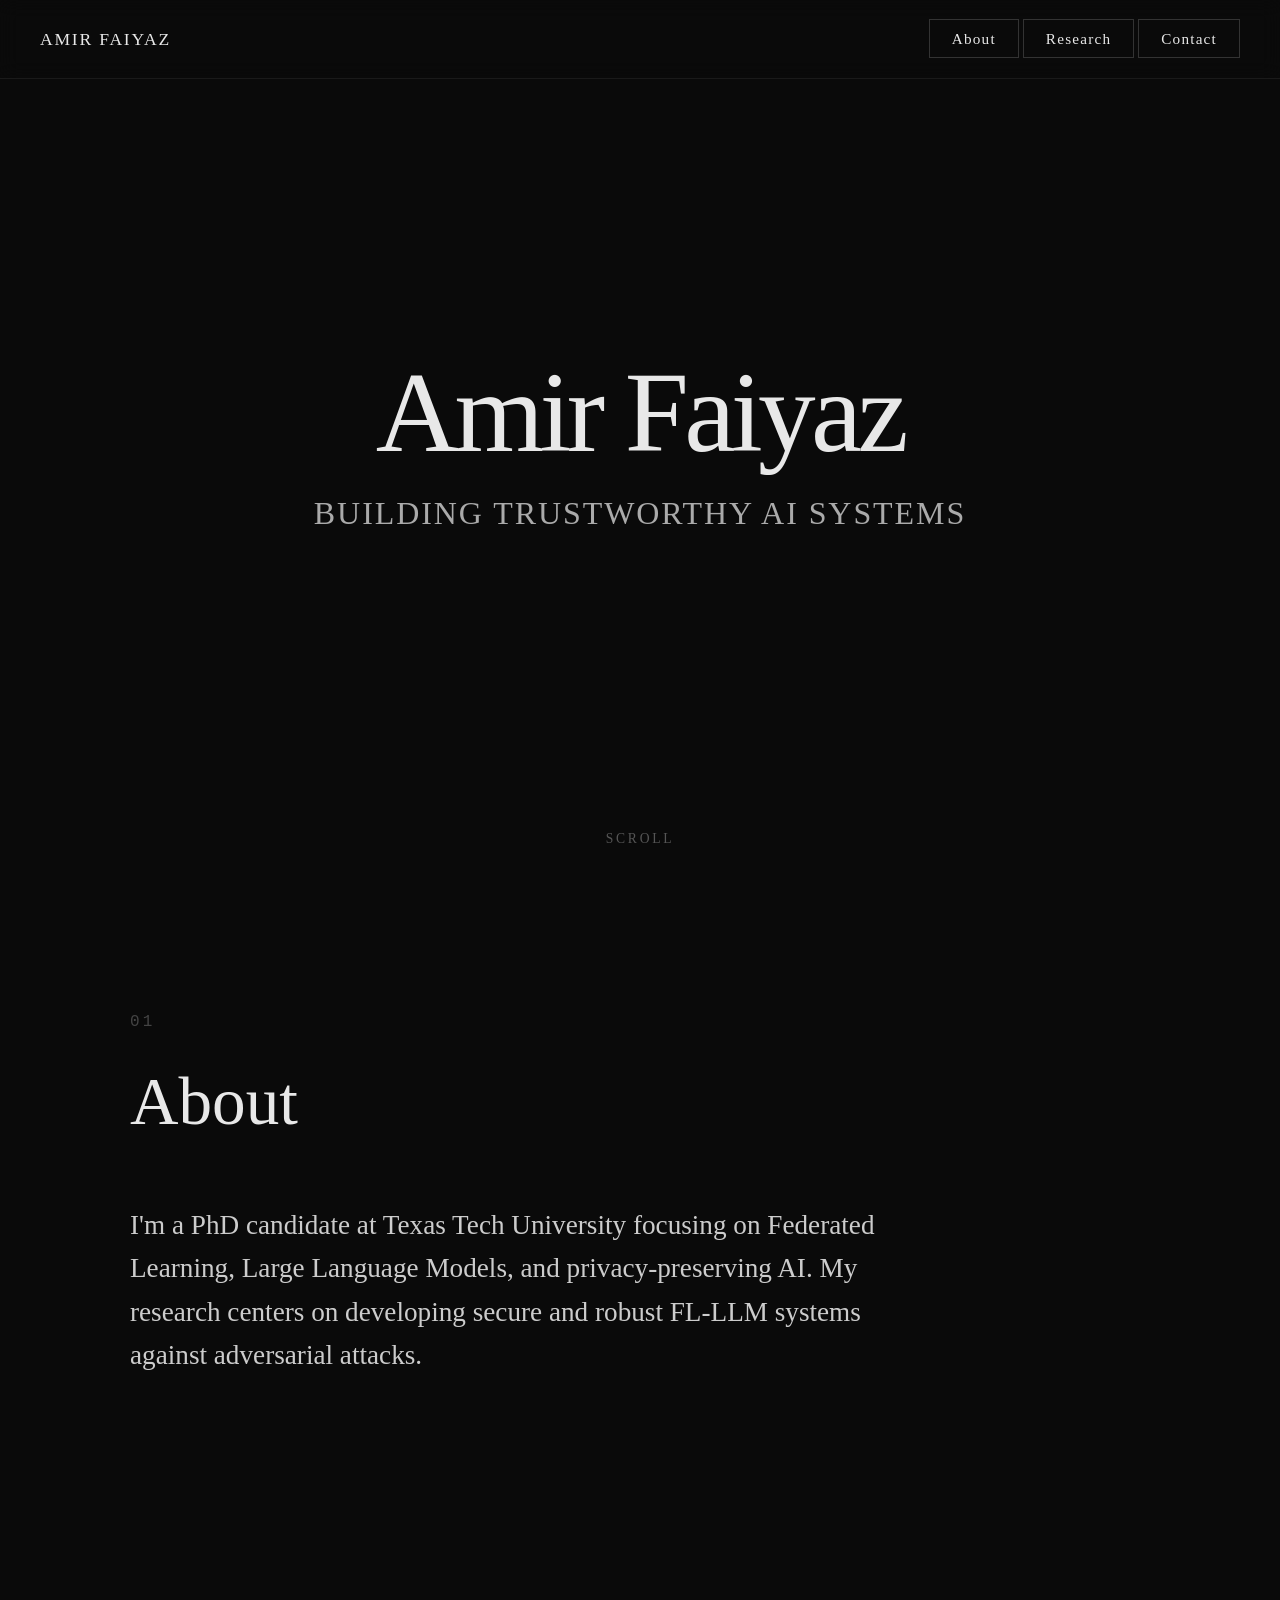
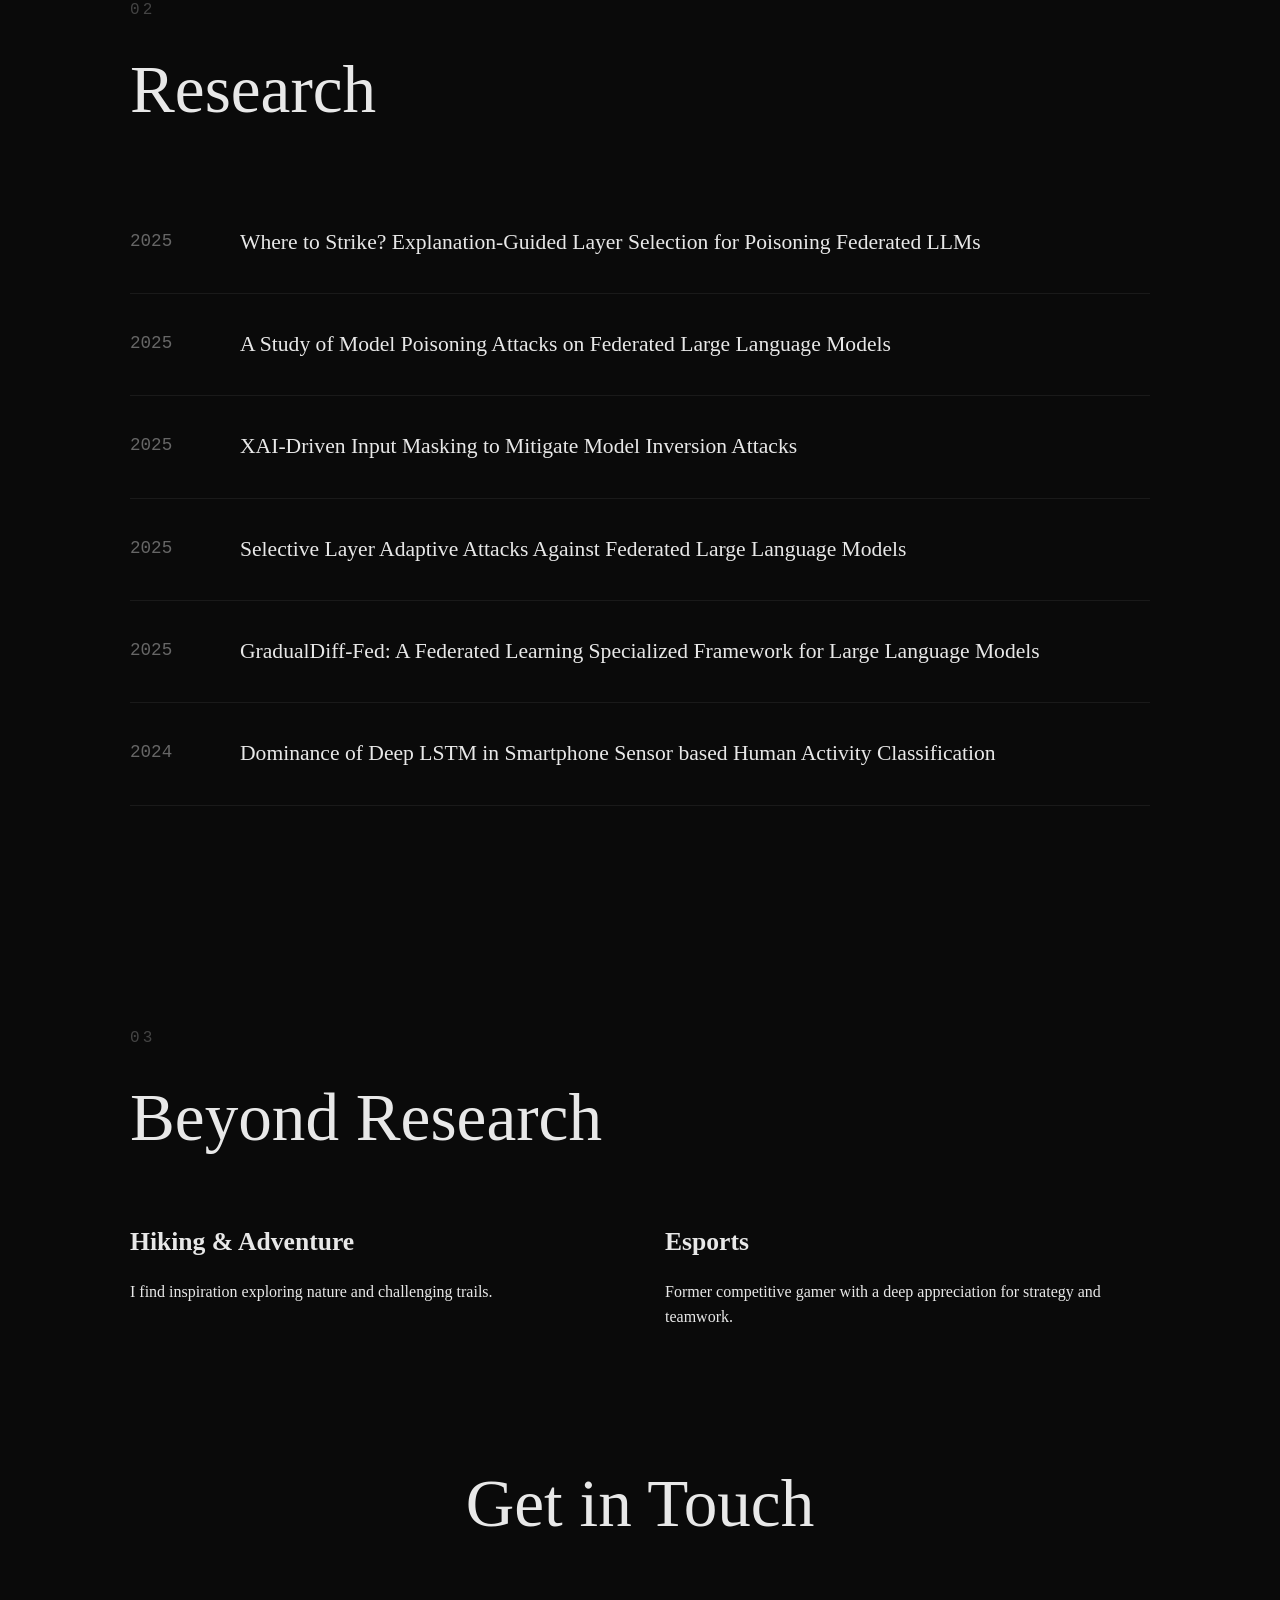
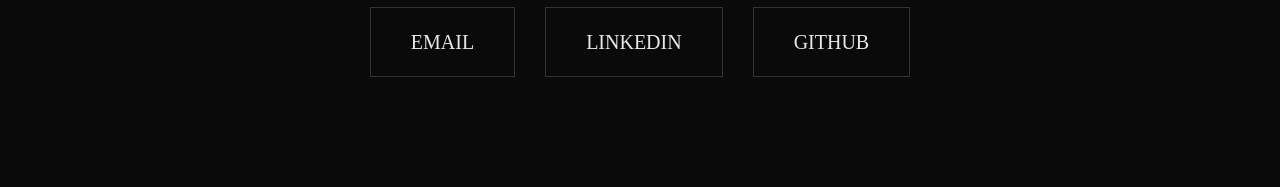
<file: index3.html>
<!DOCTYPE html>
<html lang="en">
<head>
    <meta charset="UTF-8">
    <meta name="viewport" content="width=device-width, initial-scale=1.0">
    <title>Amir Faiyaz | AI Research</title>
    <style>
        * {
            margin: 0;
            padding: 0;
            box-sizing: border-box;
        }
        body {
            font-family: 'Georgia', 'Times New Roman', serif;
            background: #0a0a0a;
            color: #e8e8e8;
            line-height: 1.6;
            overflow-x: hidden;
        }
        .container {
            max-width: 1100px;
            margin: 0 auto;
            padding: 0 40px;
        }
        /* Top Navigation */
        .top-nav {
            position: fixed;
            top: 0;
            left: 0;
            right: 0;
            padding: 25px 40px;
            display: flex;
            justify-content: space-between;
            align-items: center;
            z-index: 1000;
            background: rgba(10, 10, 10, 0.9);
            backdrop-filter: blur(10px);
            border-bottom: 1px solid #1a1a1a;
        }
        .logo {
            font-size: 1.1rem;
            letter-spacing: 0.1em;
        }
        .nav-buttons a {
            padding: 10px 22px;
            border: 1px solid #333;
            color: #e8e8e8;
            text-decoration: none;
            font-size: 0.95rem;
            letter-spacing: 0.08em;
            transition: all 0.3s ease;
        }
        .nav-buttons a:hover {
            border-color: #666;
            background: #111;
        }

        /* Hero */
        .hero {
            min-height: 100vh;
            display: flex;
            align-items: center;
            justify-content: center;
            position: relative;
        }
        .hero-content {
            text-align: center;
            animation: fadeInUp 1.2s ease forwards;
        }
        .hero h1 {
            font-size: clamp(3.5rem, 9vw, 7.5rem);
            font-weight: 300;
            letter-spacing: -0.04em;
            line-height: 0.9;
        }
        .hero-subtitle {
            font-size: clamp(1.3rem, 3vw, 2rem);
            color: #aaa;
            margin-top: 1.5rem;
            letter-spacing: 0.06em;
        }

        /* Sections */
        section {
            padding: 110px 0;
            opacity: 0;
            transform: translateY(40px);
            transition: all 1s ease;
        }
        section.visible {
            opacity: 1;
            transform: translateY(0);
        }
        .section-number {
            font-size: 1rem;
            color: #444;
            letter-spacing: 0.2em;
            margin-bottom: 0.8rem;
            font-family: 'Courier New', monospace;
        }
        .section-title {
            font-size: clamp(2.6rem, 5.5vw, 4.2rem);
            font-weight: 300;
            margin-bottom: 3rem;
        }

        /* About */
        .about-text {
            font-size: clamp(1.25rem, 2.2vw, 1.7rem);
            max-width: 800px;
            color: #ccc;
            font-weight: 300;
        }

        /* Publications */
        .publications {
            margin-top: 40px;
        }
        .pub-item {
            display: flex;
            gap: 40px;
            padding: 35px 0;
            border-bottom: 1px solid #1a1a1a;
            transition: all 0.3s ease;
        }
        .pub-item:hover {
            padding-left: 15px;
        }
        .pub-year {
            min-width: 70px;
            color: #666;
            font-family: 'Courier New', monospace;
            font-size: 1.1rem;
        }
        .pub-title {
            font-size: 1.35rem;
            line-height: 1.45;
            color: #e8e8e8;
        }

        /* Beyond + Contact */
        .beyond-grid {
            display: grid;
            grid-template-columns: repeat(auto-fit, minmax(320px, 1fr));
            gap: 50px;
            margin-top: 50px;
        }
        .beyond-item h3 {
            font-size: 1.6rem;
            margin-bottom: 1rem;
        }

        .contact {
            text-align: center;
        }
        .contact-links {
            display: flex;
            gap: 30px;
            justify-content: center;
            flex-wrap: wrap;
            margin-top: 50px;
        }
        .contact-link {
            padding: 18px 40px;
            border: 1px solid #333;
            color: #e8e8e8;
            text-decoration: none;
            font-size: 1.25rem;
            transition: all 0.3s ease;
        }
        .contact-link:hover {
            border-color: #777;
            background: #111;
            transform: translateY(-3px);
        }

        /* Scroll Indicator */
        .scroll-indicator {
            position: absolute;
            bottom: 50px;
            left: 50%;
            transform: translateX(-50%);
            font-size: 0.85rem;
            color: #555;
            letter-spacing: 0.2em;
            animation: bounce 2s infinite;
        }

        @keyframes fadeInUp {
            to { opacity: 1; transform: translateY(0); }
        }
        @keyframes bounce {
            0%, 100% { transform: translate(-50%, 0); }
            50% { transform: translate(-50%, 12px); }
        }

        @media (max-width: 768px) {
            .container { padding: 0 20px; }
            .pub-item { flex-direction: column; gap: 10px; }
            .beyond-grid { grid-template-columns: 1fr; }
        }
    </style>
</head>
<body>

    <!-- Top Nav -->
    <nav class="top-nav">
        <div class="logo">AMIR FAIYAZ</div>
        <div class="nav-buttons">
            <a href="#about">About</a>
            <a href="#research">Research</a>
            <a href="#contact">Contact</a>
        </div>
    </nav>

    <!-- Hero -->
    <div class="hero">
        <div class="hero-content">
            <h1>Amir Faiyaz</h1>
            <p class="hero-subtitle">BUILDING TRUSTWORTHY AI SYSTEMS</p>
        </div>
        <div class="scroll-indicator">SCROLL</div>
    </div>

    <!-- About -->
    <section id="about">
        <div class="container">
            <div class="section-number">01</div>
            <h2 class="section-title">About</h2>
            <p class="about-text">
                I'm a PhD candidate at Texas Tech University focusing on Federated Learning, Large Language Models, and privacy-preserving AI. 
                My research centers on developing secure and robust FL-LLM systems against adversarial attacks.
            </p>
        </div>
    </section>

    <!-- Research / Publications -->
    <section id="research">
        <div class="container">
            <div class="section-number">02</div>
            <h2 class="section-title">Research</h2>
            
            <div class="publications">
                <div class="pub-item">
                    <div class="pub-year">2025</div>
                    <div class="pub-title">Where to Strike? Explanation-Guided Layer Selection for Poisoning Federated LLMs</div>
                </div>
                <div class="pub-item">
                    <div class="pub-year">2025</div>
                    <div class="pub-title">A Study of Model Poisoning Attacks on Federated Large Language Models</div>
                </div>
                <div class="pub-item">
                    <div class="pub-year">2025</div>
                    <div class="pub-title">XAI-Driven Input Masking to Mitigate Model Inversion Attacks</div>
                </div>
                <div class="pub-item">
                    <div class="pub-year">2025</div>
                    <div class="pub-title">Selective Layer Adaptive Attacks Against Federated Large Language Models</div>
                </div>
                <div class="pub-item">
                    <div class="pub-year">2025</div>
                    <div class="pub-title">GradualDiff-Fed: A Federated Learning Specialized Framework for Large Language Models</div>
                </div>
                <div class="pub-item">
                    <div class="pub-year">2024</div>
                    <div class="pub-title">Dominance of Deep LSTM in Smartphone Sensor based Human Activity Classification</div>
                </div>
            </div>
        </div>
    </section>

    <!-- Beyond Research + Contact -->
    <section id="contact">
        <div class="container">
            <div class="section-number">03</div>
            <h2 class="section-title">Beyond Research</h2>
            
            <div class="beyond-grid">
                <div class="beyond-item">
                    <h3>Hiking & Adventure</h3>
                    <p>I find inspiration exploring nature and challenging trails.</p>
                </div>
                <div class="beyond-item">
                    <h3>Esports</h3>
                    <p>Former competitive gamer with a deep appreciation for strategy and teamwork.</p>
                </div>
            </div>

            <div style="margin-top: 120px;">
                <h2 class="section-title" style="text-align:center;">Get in Touch</h2>
                <div class="contact-links">
                    <a href="mailto:afaiyaz@ttu.edu" class="contact-link">EMAIL</a>
                    <a href="https://linkedin.com/in/amir-faiyaz" target="_blank" class="contact-link">LINKEDIN</a>
                    <a href="https://github.com/yourusername" target="_blank" class="contact-link">GITHUB</a>
                </div>
            </div>
        </div>
    </section>

    <script>
        // Scroll animations
        const observer = new IntersectionObserver((entries) => {
            entries.forEach(entry => {
                if (entry.isIntersecting) {
                    entry.target.classList.add('visible');
                }
            });
        }, { threshold: 0.15 });

        document.querySelectorAll('section').forEach(section => {
            observer.observe(section);
        });

        // Smooth scrolling
        document.querySelectorAll('a[href^="#"]').forEach(anchor => {
            anchor.addEventListener('click', function(e) {
                e.preventDefault();
                document.querySelector(this.getAttribute('href')).scrollIntoView({
                    behavior: 'smooth'
                });
            });
        });
    </script>
</body>
</html>
</file>
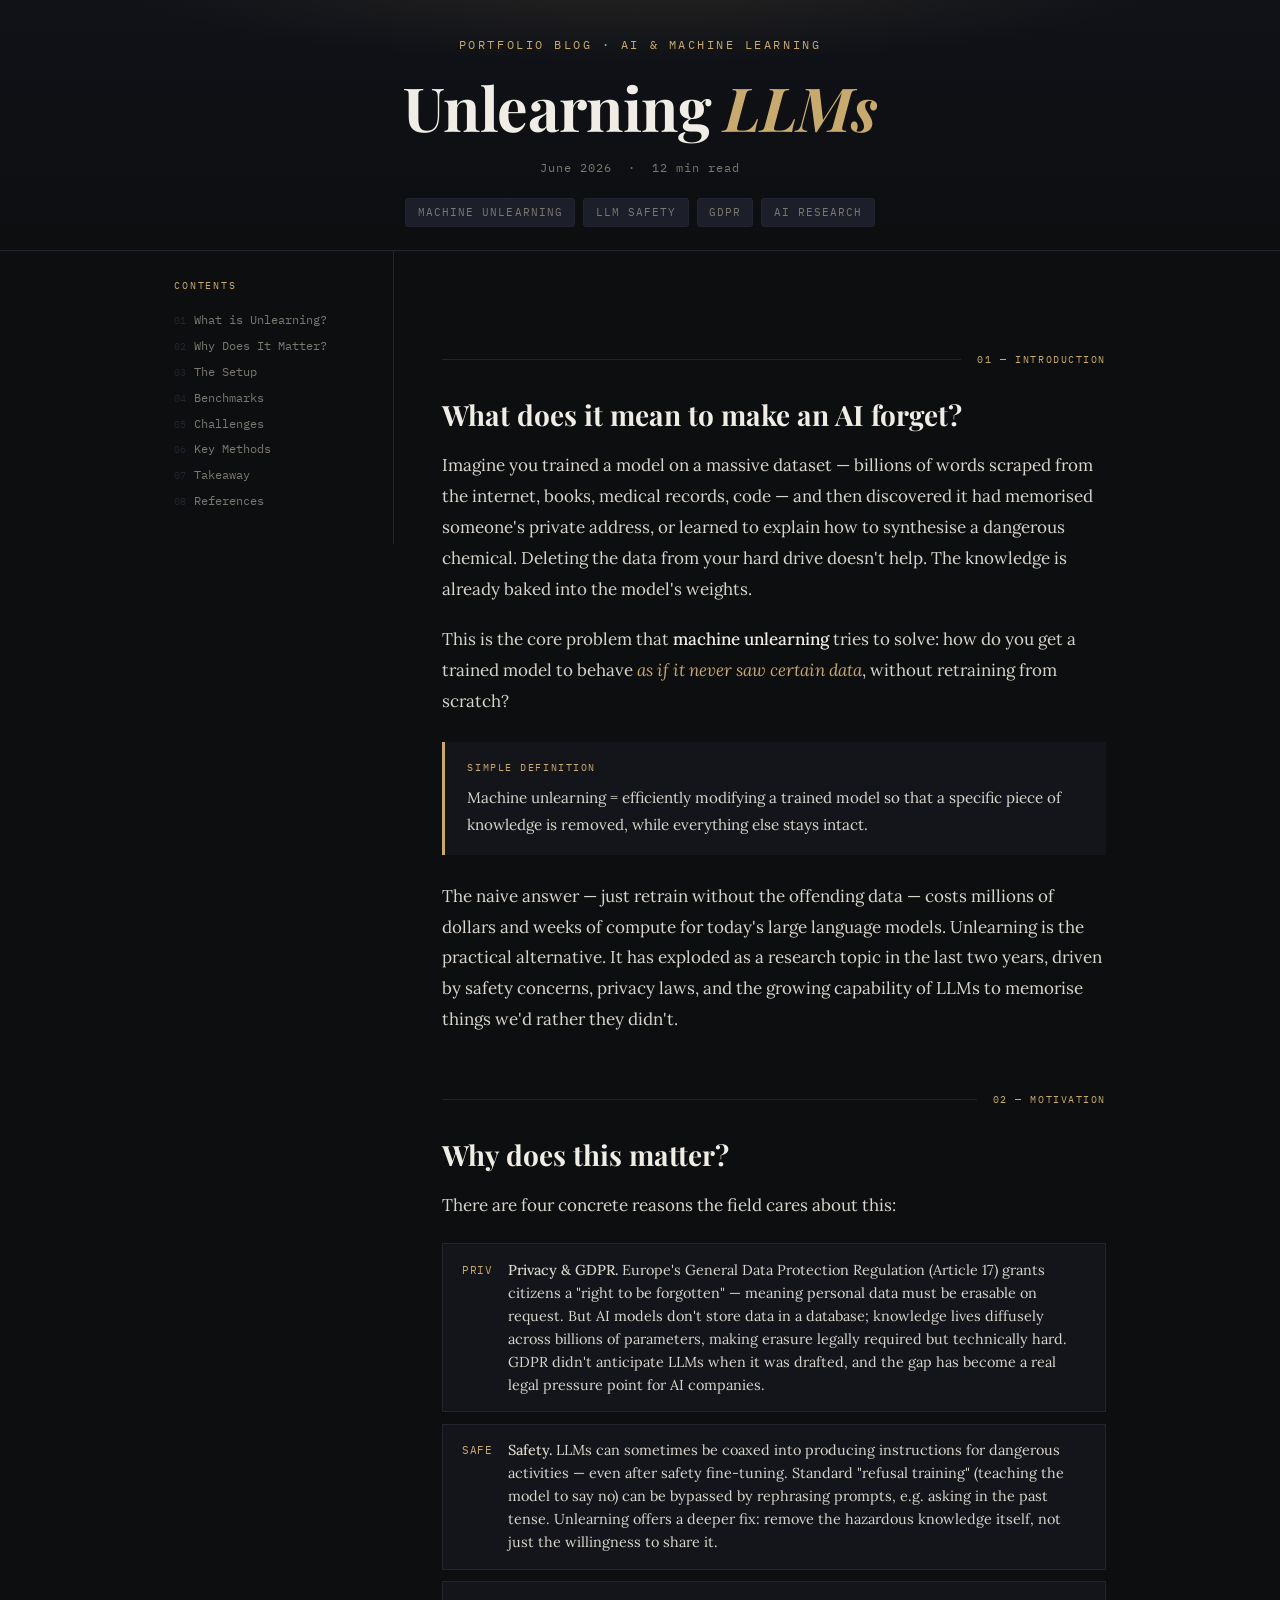
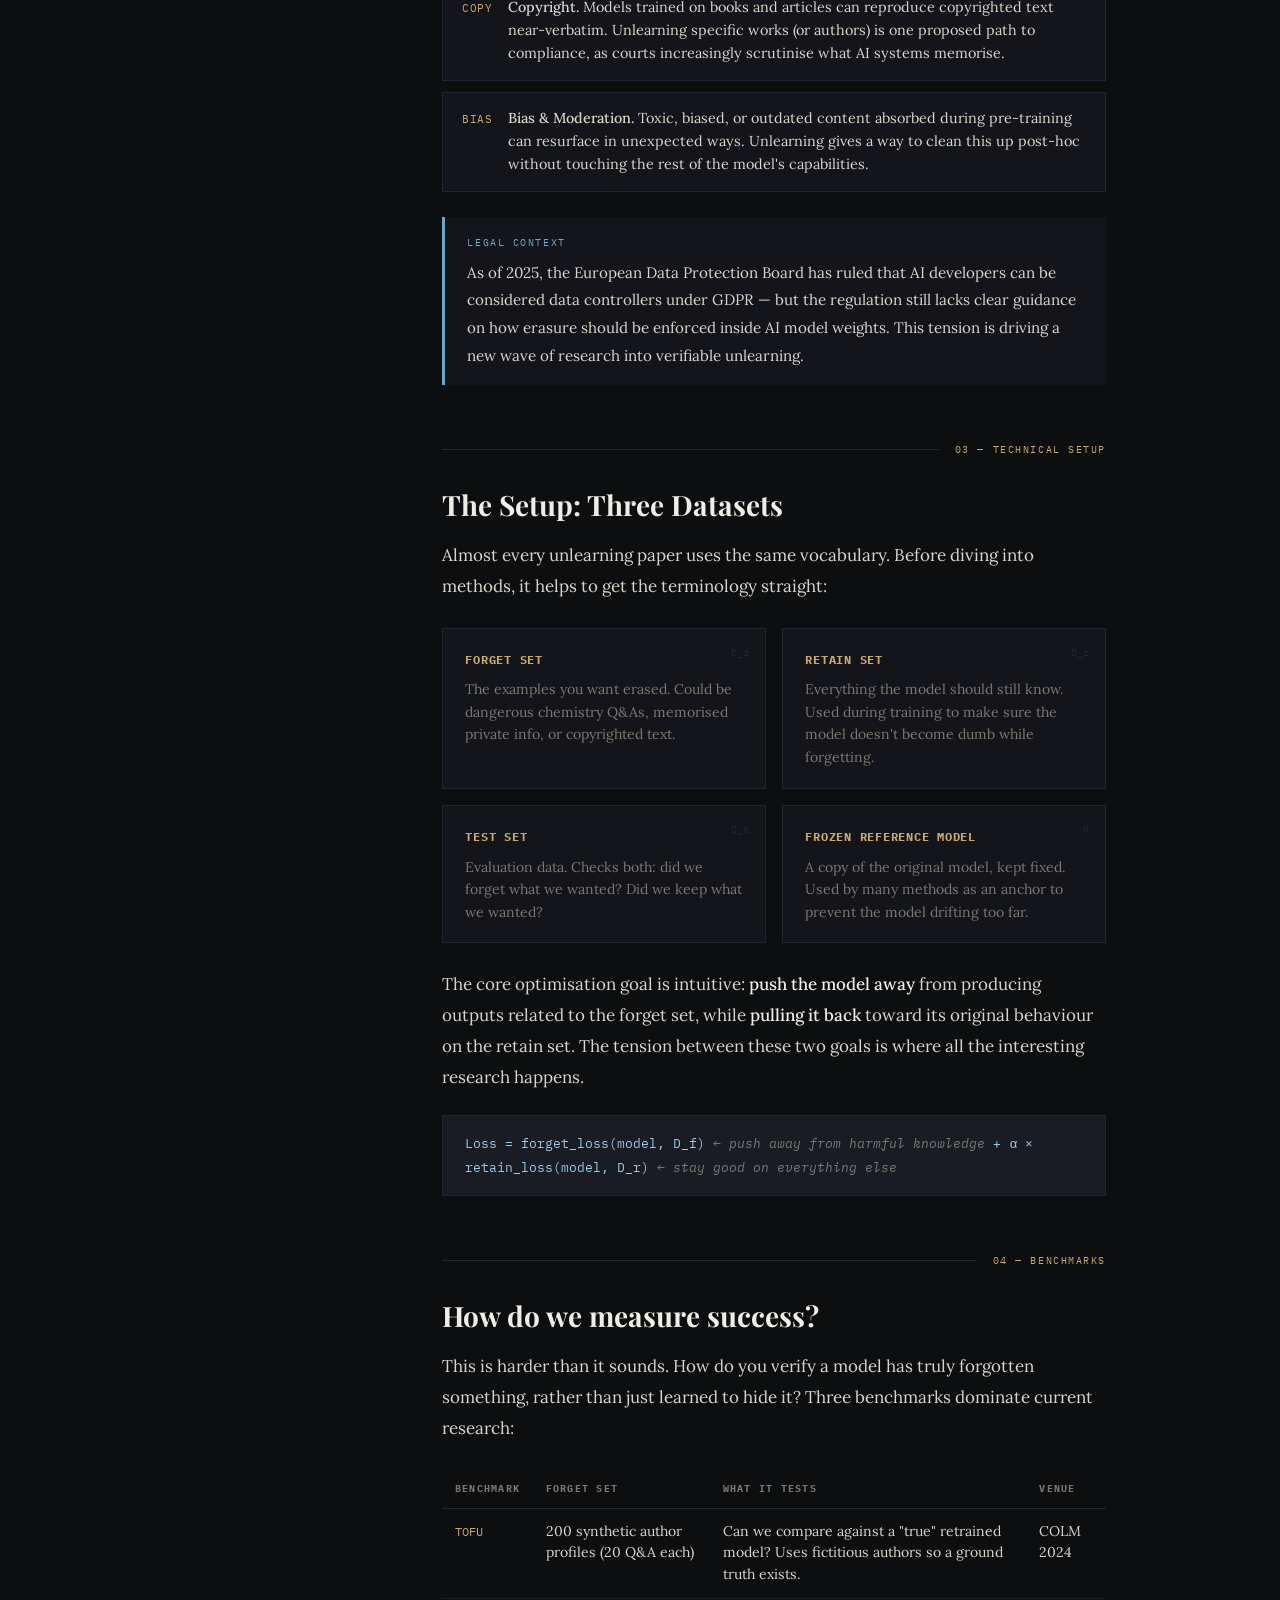
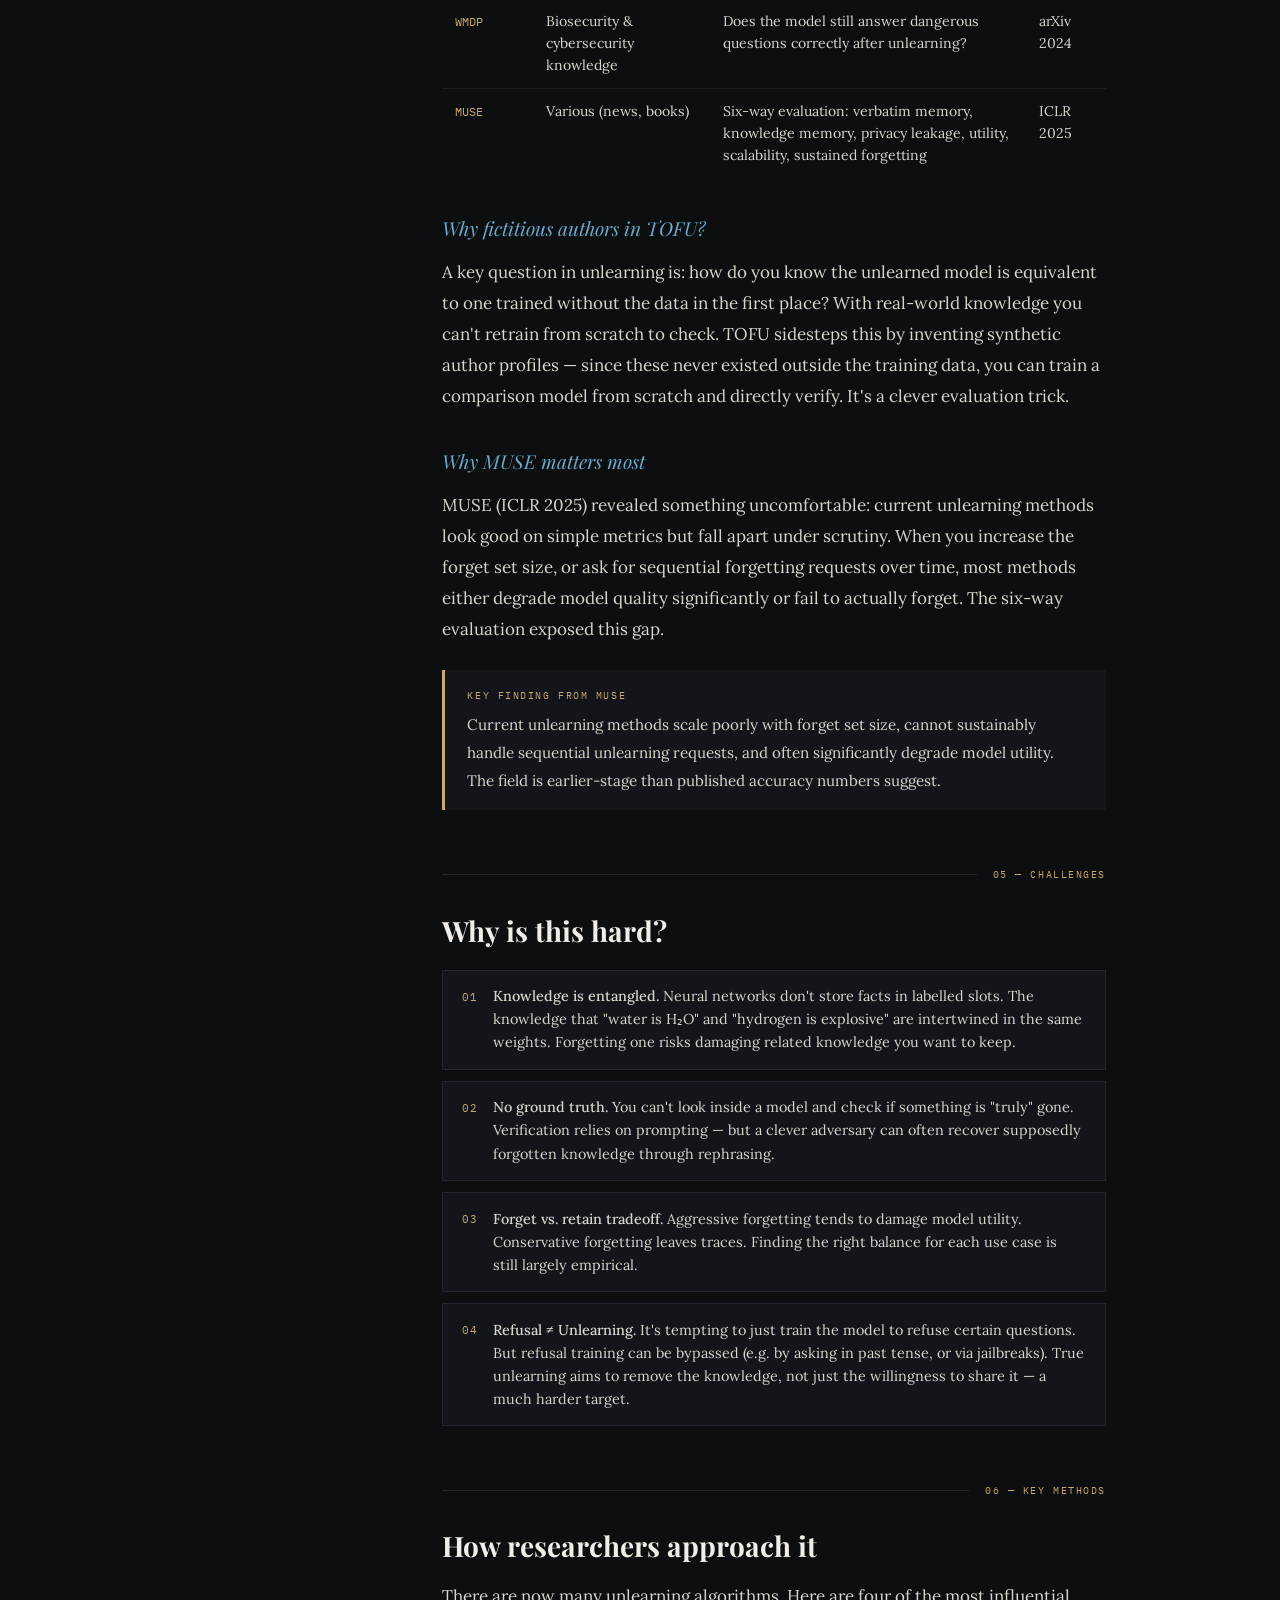
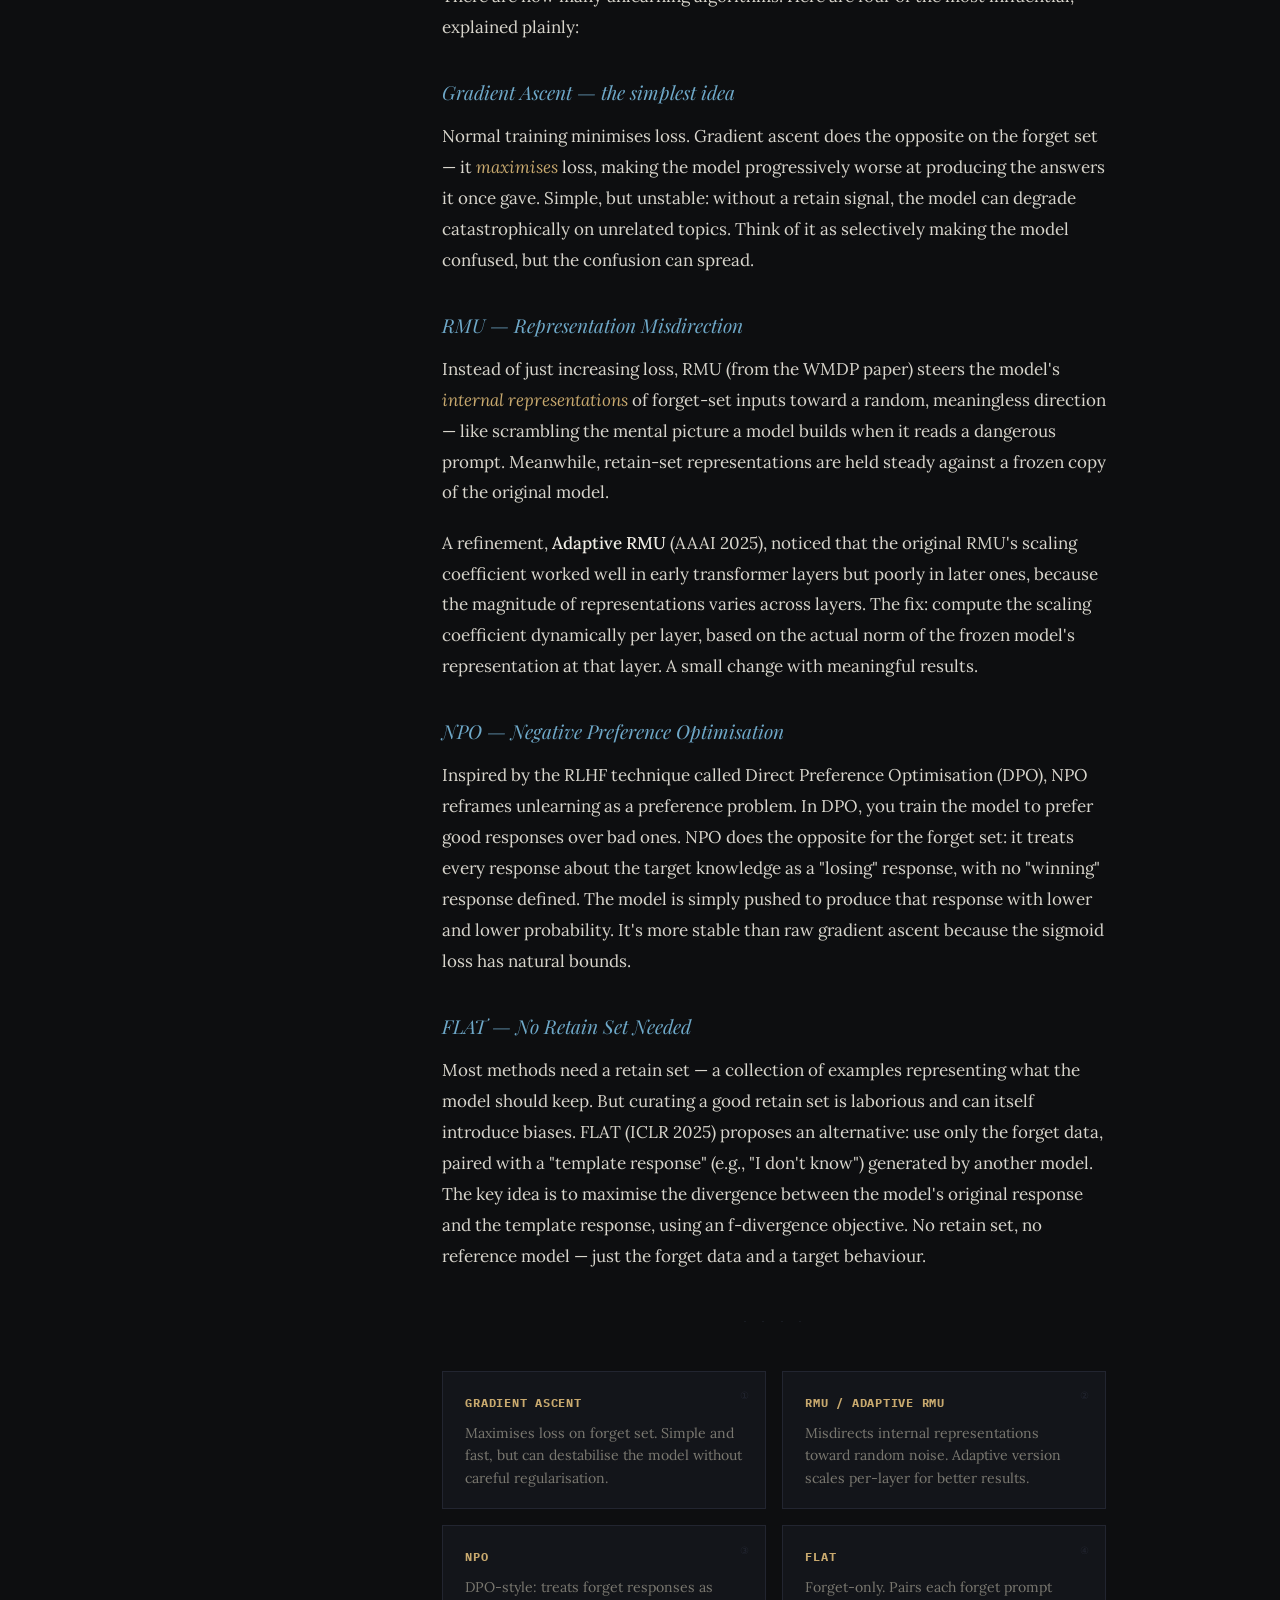
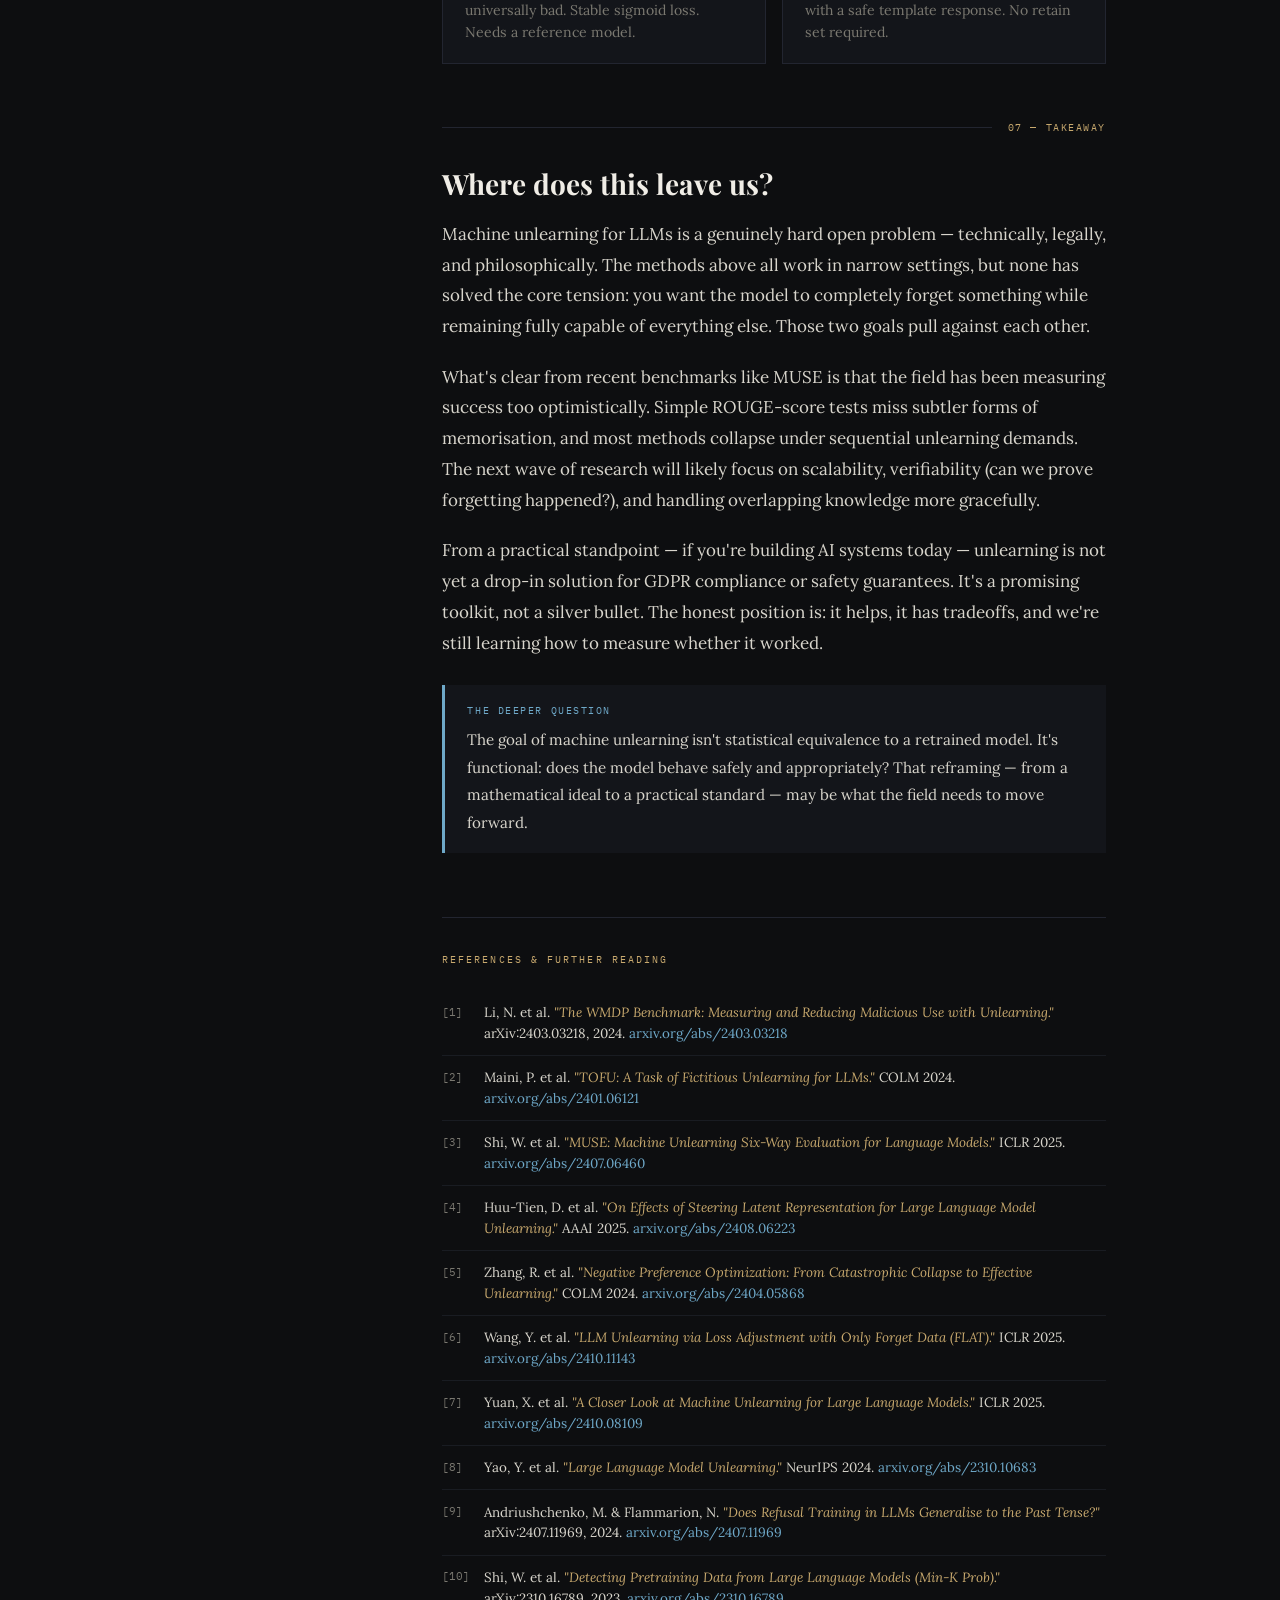
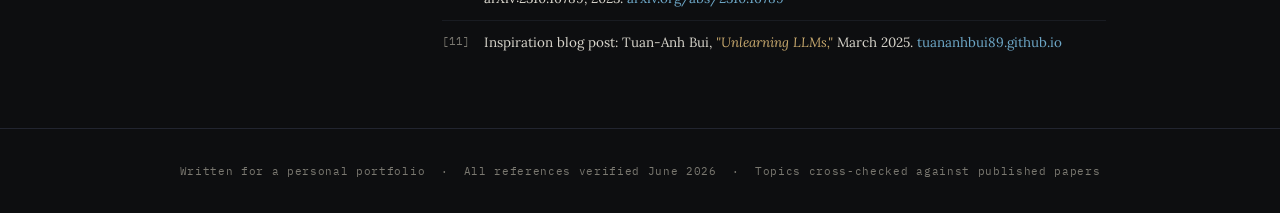
<file: unlearning-llm-blog.html>
<!DOCTYPE html>
<html lang="en">
<head>
  <meta charset="UTF-8" />
  <meta name="viewport" content="width=device-width, initial-scale=1.0" />
  <title>Unlearning LLMs | Portfolio Blog</title>
  <link href="https://fonts.googleapis.com/css2?family=Playfair+Display:ital,wght@0,400;0,700;1,400&family=IBM+Plex+Mono:wght@400;500&family=Lora:ital,wght@0,400;0,500;1,400&display=swap" rel="stylesheet" />
  <style>
    :root {
      --bg:        #0d0e10;
      --surface:   #13151a;
      --border:    #222530;
      --accent:    #c8a96e;
      --accent2:   #6ea8c8;
      --text:      #d8d5cc;
      --muted:     #7a7870;
      --code-bg:   #191c22;
      --tag-bg:    #1c1f29;
    }

    *, *::before, *::after { box-sizing: border-box; margin: 0; padding: 0; }

    html { scroll-behavior: smooth; }

    body {
      background: var(--bg);
      color: var(--text);
      font-family: 'Lora', Georgia, serif;
      font-size: 17px;
      line-height: 1.82;
      min-height: 100vh;
    }

    /* ── HEADER ── */
    header {
      border-bottom: 1px solid var(--border);
      padding: 2.2rem 0 1.4rem;
      text-align: center;
      background: linear-gradient(180deg, #101218 0%, var(--bg) 100%);
      position: relative;
      overflow: hidden;
    }
    header::before {
      content: '';
      position: absolute;
      inset: 0;
      background: radial-gradient(ellipse 60% 50% at 50% -10%, rgba(200,169,110,0.12) 0%, transparent 70%);
      pointer-events: none;
    }
    .header-kicker {
      font-family: 'IBM Plex Mono', monospace;
      font-size: 0.72rem;
      letter-spacing: 0.22em;
      text-transform: uppercase;
      color: var(--accent);
      margin-bottom: 1rem;
    }
    header h1 {
      font-family: 'Playfair Display', serif;
      font-size: clamp(2.2rem, 5vw, 3.8rem);
      font-weight: 700;
      line-height: 1.15;
      color: #f0ede6;
      letter-spacing: -0.01em;
    }
    header h1 em {
      font-style: italic;
      color: var(--accent);
    }
    .header-sub {
      margin-top: 0.9rem;
      color: var(--muted);
      font-family: 'IBM Plex Mono', monospace;
      font-size: 0.78rem;
      letter-spacing: 0.08em;
    }
    .header-tags {
      margin-top: 1.2rem;
      display: flex;
      gap: 0.5rem;
      justify-content: center;
      flex-wrap: wrap;
    }
    .tag {
      background: var(--tag-bg);
      border: 1px solid var(--border);
      border-radius: 3px;
      padding: 0.22rem 0.7rem;
      font-family: 'IBM Plex Mono', monospace;
      font-size: 0.68rem;
      letter-spacing: 0.1em;
      color: var(--muted);
      text-transform: uppercase;
    }

    /* ── LAYOUT ── */
    .outer {
      max-width: 980px;
      margin: 0 auto;
      padding: 0 1.5rem;
      display: grid;
      grid-template-columns: 220px 1fr;
      gap: 3rem;
      align-items: start;
    }

    /* ── TOC SIDEBAR ── */
    .toc {
      position: sticky;
      top: 2rem;
      padding: 1.6rem 0;
      border-right: 1px solid var(--border);
      padding-right: 1.6rem;
    }
    .toc-title {
      font-family: 'IBM Plex Mono', monospace;
      font-size: 0.65rem;
      letter-spacing: 0.18em;
      text-transform: uppercase;
      color: var(--accent);
      margin-bottom: 1rem;
    }
    .toc ol {
      list-style: none;
      counter-reset: toc;
    }
    .toc li {
      counter-increment: toc;
      margin-bottom: 0.5rem;
    }
    .toc a {
      display: flex;
      gap: 0.5rem;
      align-items: baseline;
      font-family: 'IBM Plex Mono', monospace;
      font-size: 0.72rem;
      color: var(--muted);
      text-decoration: none;
      line-height: 1.5;
      transition: color 0.2s;
    }
    .toc a::before {
      content: counter(toc, decimal-leading-zero);
      color: var(--border);
      font-size: 0.62rem;
      flex-shrink: 0;
    }
    .toc a:hover { color: var(--accent); }

    /* ── ARTICLE ── */
    article {
      padding: 2.8rem 0 4rem;
    }

    /* SECTION DIVIDER */
    .section-break {
      display: flex;
      align-items: center;
      gap: 1rem;
      margin: 3.4rem 0 1.8rem;
    }
    .section-break::before {
      content: '';
      flex: 1;
      height: 1px;
      background: var(--border);
    }
    .section-num {
      font-family: 'IBM Plex Mono', monospace;
      font-size: 0.65rem;
      letter-spacing: 0.15em;
      color: var(--accent);
      text-transform: uppercase;
    }

    h2 {
      font-family: 'Playfair Display', serif;
      font-size: 1.75rem;
      font-weight: 700;
      color: #f0ede6;
      line-height: 1.25;
      margin-bottom: 1.1rem;
    }
    h3 {
      font-family: 'Playfair Display', serif;
      font-style: italic;
      font-size: 1.2rem;
      font-weight: 400;
      color: var(--accent2);
      margin: 2rem 0 0.7rem;
    }

    p { margin-bottom: 1.2rem; }
    p:last-child { margin-bottom: 0; }

    strong { color: #f0ede6; font-weight: 500; }
    em { font-style: italic; color: var(--accent); }

    /* ── CALLOUT BOXES ── */
    .callout {
      border-left: 3px solid var(--accent);
      background: var(--surface);
      padding: 1rem 1.4rem;
      margin: 1.6rem 0;
      font-size: 0.95rem;
    }
    .callout.blue { border-color: var(--accent2); }
    .callout-label {
      font-family: 'IBM Plex Mono', monospace;
      font-size: 0.65rem;
      letter-spacing: 0.15em;
      text-transform: uppercase;
      color: var(--accent);
      margin-bottom: 0.4rem;
    }
    .callout.blue .callout-label { color: var(--accent2); }

    /* ── METHOD CARDS ── */
    .method-grid {
      display: grid;
      grid-template-columns: 1fr 1fr;
      gap: 1rem;
      margin: 1.6rem 0;
    }
    .method-card {
      background: var(--surface);
      border: 1px solid var(--border);
      padding: 1.2rem 1.4rem;
      position: relative;
    }
    .method-card::before {
      content: attr(data-num);
      position: absolute;
      top: 0.9rem;
      right: 1rem;
      font-family: 'IBM Plex Mono', monospace;
      font-size: 0.65rem;
      color: var(--border);
    }
    .method-card h4 {
      font-family: 'IBM Plex Mono', monospace;
      font-size: 0.78rem;
      color: var(--accent);
      letter-spacing: 0.06em;
      margin-bottom: 0.5rem;
      text-transform: uppercase;
    }
    .method-card p {
      font-size: 0.88rem;
      color: var(--muted);
      margin: 0;
      line-height: 1.6;
    }

    /* ── CHALLENGE PILLS ── */
    .challenge-list {
      display: flex;
      flex-direction: column;
      gap: 0.7rem;
      margin: 1.4rem 0;
    }
    .challenge-item {
      display: grid;
      grid-template-columns: auto 1fr;
      gap: 1rem;
      align-items: start;
      background: var(--surface);
      border: 1px solid var(--border);
      padding: 0.9rem 1.2rem;
    }
    .challenge-icon {
      font-family: 'IBM Plex Mono', monospace;
      font-size: 0.68rem;
      color: var(--accent);
      margin-top: 0.15rem;
      letter-spacing: 0.05em;
    }
    .challenge-item p { font-size: 0.9rem; margin: 0; line-height: 1.6; }
    .challenge-item strong { color: var(--text); }

    /* ── BENCHMARK TABLE ── */
    .bench-table {
      width: 100%;
      border-collapse: collapse;
      font-size: 0.88rem;
      margin: 1.6rem 0;
    }
    .bench-table th {
      font-family: 'IBM Plex Mono', monospace;
      font-size: 0.65rem;
      letter-spacing: 0.12em;
      text-transform: uppercase;
      color: var(--muted);
      border-bottom: 1px solid var(--border);
      padding: 0.6rem 0.8rem;
      text-align: left;
    }
    .bench-table td {
      padding: 0.75rem 0.8rem;
      border-bottom: 1px solid #191c22;
      vertical-align: top;
      line-height: 1.55;
    }
    .bench-table tr:last-child td { border-bottom: none; }
    .bench-name {
      font-family: 'IBM Plex Mono', monospace;
      font-size: 0.78rem;
      color: var(--accent);
    }

    /* ── FORMULA BOX ── */
    .formula {
      background: var(--code-bg);
      border: 1px solid var(--border);
      padding: 1rem 1.4rem;
      margin: 1.4rem 0;
      font-family: 'IBM Plex Mono', monospace;
      font-size: 0.82rem;
      color: #9ec8e8;
      overflow-x: auto;
      line-height: 1.8;
    }
    .formula .comment { color: var(--muted); font-style: italic; }

    /* ── REFERENCES ── */
    .references {
      margin-top: 4rem;
      padding-top: 2rem;
      border-top: 1px solid var(--border);
    }
    .ref-title {
      font-family: 'IBM Plex Mono', monospace;
      font-size: 0.65rem;
      letter-spacing: 0.2em;
      text-transform: uppercase;
      color: var(--accent);
      margin-bottom: 1.4rem;
    }
    .ref-list { list-style: none; }
    .ref-list li {
      display: grid;
      grid-template-columns: 2rem 1fr;
      gap: 0.6rem;
      padding: 0.7rem 0;
      border-bottom: 1px solid #191c22;
      font-size: 0.84rem;
      line-height: 1.55;
    }
    .ref-list li:last-child { border-bottom: none; }
    .ref-num {
      font-family: 'IBM Plex Mono', monospace;
      font-size: 0.68rem;
      color: var(--muted);
      margin-top: 0.1rem;
    }
    .ref-list a {
      color: var(--accent2);
      text-decoration: none;
    }
    .ref-list a:hover { text-decoration: underline; }

    /* ── FOOTER ── */
    footer {
      border-top: 1px solid var(--border);
      padding: 2rem 1.5rem;
      text-align: center;
      font-family: 'IBM Plex Mono', monospace;
      font-size: 0.7rem;
      color: var(--muted);
      letter-spacing: 0.06em;
    }

    /* ── RESPONSIVE ── */
    @media (max-width: 720px) {
      .outer { grid-template-columns: 1fr; gap: 0; }
      .toc { display: none; }
      .method-grid { grid-template-columns: 1fr; }
    }

    /* ── SCROLL REVEAL ── */
    .reveal {
      opacity: 0;
      transform: translateY(18px);
      transition: opacity 0.55s ease, transform 0.55s ease;
    }
    .reveal.visible { opacity: 1; transform: none; }

    /* decorative rule */
    .ornament {
      text-align: center;
      color: var(--border);
      font-family: 'IBM Plex Mono', monospace;
      font-size: 0.65rem;
      letter-spacing: 0.3em;
      margin: 2.5rem 0;
    }
  </style>
</head>
<body>


<!-- ═══════════════════════════ HEADER ═══════════════════════════ -->
<header>
  <p class="header-kicker">Portfolio Blog · AI & Machine Learning</p>
  <h1>Unlearning <em>LLMs</em></h1>
  <p class="header-sub">June 2026 &nbsp;·&nbsp; 12 min read</p>
  <div class="header-tags">
    <span class="tag">Machine Unlearning</span>
    <span class="tag">LLM Safety</span>
    <span class="tag">GDPR</span>
    <span class="tag">AI Research</span>
  </div>
</header>

<!-- ═══════════════════════════ BODY ═══════════════════════════ -->
<div class="outer">

  <!-- SIDEBAR TOC -->
  <nav class="toc" aria-label="Table of contents">
    <p class="toc-title">Contents</p>
    <ol>
      <li><a href="#intro">What is Unlearning?</a></li>
      <li><a href="#why">Why Does It Matter?</a></li>
      <li><a href="#setup">The Setup</a></li>
      <li><a href="#benchmarks">Benchmarks</a></li>
      <li><a href="#challenges">Challenges</a></li>
      <li><a href="#methods">Key Methods</a></li>
      <li><a href="#takeaway">Takeaway</a></li>
      <li><a href="#references">References</a></li>
    </ol>
  </nav>

  <!-- ARTICLE -->
  <article>

    <!-- ── 1. INTRO ── -->
    <div class="section-break reveal" id="intro">
      <span class="section-num">01 — Introduction</span>
    </div>

    <h2 class="reveal">What does it mean to make an AI forget?</h2>

    <p class="reveal">
      Imagine you trained a model on a massive dataset — billions of words scraped from the internet, books, medical records, code — and then discovered it had memorised someone's private address, or learned to explain how to synthesise a dangerous chemical. Deleting the data from your hard drive doesn't help. The knowledge is already baked into the model's weights.
    </p>

    <p class="reveal">
      This is the core problem that <strong>machine unlearning</strong> tries to solve: how do you get a trained model to behave <em>as if it never saw certain data</em>, without retraining from scratch?
    </p>

    <div class="callout reveal">
      <p class="callout-label">Simple Definition</p>
      <p>Machine unlearning = efficiently modifying a trained model so that a specific piece of knowledge is removed, while everything else stays intact.</p>
    </div>

    <p class="reveal">
      The naive answer — just retrain without the offending data — costs millions of dollars and weeks of compute for today's large language models. Unlearning is the practical alternative. It has exploded as a research topic in the last two years, driven by safety concerns, privacy laws, and the growing capability of LLMs to memorise things we'd rather they didn't.
    </p>

    <!-- ── 2. WHY ── -->
    <div class="section-break reveal" id="why">
      <span class="section-num">02 — Motivation</span>
    </div>
    <h2 class="reveal">Why does this matter?</h2>

    <p class="reveal">
      There are four concrete reasons the field cares about this:
    </p>

    <div class="challenge-list reveal">
      <div class="challenge-item">
        <span class="challenge-icon">PRIV</span>
        <p><strong>Privacy & GDPR.</strong> Europe's General Data Protection Regulation (Article 17) grants citizens a "right to be forgotten" — meaning personal data must be erasable on request. But AI models don't store data in a database; knowledge lives diffusely across billions of parameters, making erasure legally required but technically hard. GDPR didn't anticipate LLMs when it was drafted, and the gap has become a real legal pressure point for AI companies.</p>
      </div>
      <div class="challenge-item">
        <span class="challenge-icon">SAFE</span>
        <p><strong>Safety.</strong> LLMs can sometimes be coaxed into producing instructions for dangerous activities — even after safety fine-tuning. Standard "refusal training" (teaching the model to say no) can be bypassed by rephrasing prompts, e.g. asking in the past tense. Unlearning offers a deeper fix: remove the hazardous knowledge itself, not just the willingness to share it.</p>
      </div>
      <div class="challenge-item">
        <span class="challenge-icon">COPY</span>
        <p><strong>Copyright.</strong> Models trained on books and articles can reproduce copyrighted text near-verbatim. Unlearning specific works (or authors) is one proposed path to compliance, as courts increasingly scrutinise what AI systems memorise.</p>
      </div>
      <div class="challenge-item">
        <span class="challenge-icon">BIAS</span>
        <p><strong>Bias & Moderation.</strong> Toxic, biased, or outdated content absorbed during pre-training can resurface in unexpected ways. Unlearning gives a way to clean this up post-hoc without touching the rest of the model's capabilities.</p>
      </div>
    </div>

    <div class="callout blue reveal">
      <p class="callout-label">Legal Context</p>
      <p>As of 2025, the European Data Protection Board has ruled that AI developers can be considered data controllers under GDPR — but the regulation still lacks clear guidance on how erasure should be enforced inside AI model weights. This tension is driving a new wave of research into verifiable unlearning.</p>
    </div>

    <!-- ── 3. SETUP ── -->
    <div class="section-break reveal" id="setup">
      <span class="section-num">03 — Technical Setup</span>
    </div>
    <h2 class="reveal">The Setup: Three Datasets</h2>

    <p class="reveal">
      Almost every unlearning paper uses the same vocabulary. Before diving into methods, it helps to get the terminology straight:
    </p>

    <div class="method-grid reveal">
      <div class="method-card" data-num="D_f">
        <h4>Forget Set</h4>
        <p>The examples you want erased. Could be dangerous chemistry Q&amp;As, memorised private info, or copyrighted text.</p>
      </div>
      <div class="method-card" data-num="D_r">
        <h4>Retain Set</h4>
        <p>Everything the model should still know. Used during training to make sure the model doesn't become dumb while forgetting.</p>
      </div>
      <div class="method-card" data-num="D_t">
        <h4>Test Set</h4>
        <p>Evaluation data. Checks both: did we forget what we wanted? Did we keep what we wanted?</p>
      </div>
      <div class="method-card" data-num="θ">
        <h4>Frozen Reference Model</h4>
        <p>A copy of the original model, kept fixed. Used by many methods as an anchor to prevent the model drifting too far.</p>
      </div>
    </div>

    <p class="reveal">
      The core optimisation goal is intuitive: <strong>push the model away</strong> from producing outputs related to the forget set, while <strong>pulling it back</strong> toward its original behaviour on the retain set. The tension between these two goals is where all the interesting research happens.
    </p>

    <div class="formula reveal">
      Loss = forget_loss(model, D_f)  <span class="comment">← push away from harmful knowledge</span>
           + α × retain_loss(model, D_r)  <span class="comment">← stay good on everything else</span>
    </div>

    <!-- ── 4. BENCHMARKS ── -->
    <div class="section-break reveal" id="benchmarks">
      <span class="section-num">04 — Benchmarks</span>
    </div>
    <h2 class="reveal">How do we measure success?</h2>

    <p class="reveal">
      This is harder than it sounds. How do you verify a model has truly forgotten something, rather than just learned to hide it? Three benchmarks dominate current research:
    </p>

    <table class="bench-table reveal">
      <thead>
        <tr>
          <th>Benchmark</th>
          <th>Forget Set</th>
          <th>What It Tests</th>
          <th>Venue</th>
        </tr>
      </thead>
      <tbody>
        <tr>
          <td><span class="bench-name">TOFU</span></td>
          <td>200 synthetic author profiles (20 Q&amp;A each)</td>
          <td>Can we compare against a "true" retrained model? Uses fictitious authors so a ground truth exists.</td>
          <td>COLM 2024</td>
        </tr>
        <tr>
          <td><span class="bench-name">WMDP</span></td>
          <td>Biosecurity &amp; cybersecurity knowledge</td>
          <td>Does the model still answer dangerous questions correctly after unlearning?</td>
          <td>arXiv 2024</td>
        </tr>
        <tr>
          <td><span class="bench-name">MUSE</span></td>
          <td>Various (news, books)</td>
          <td>Six-way evaluation: verbatim memory, knowledge memory, privacy leakage, utility, scalability, sustained forgetting</td>
          <td>ICLR 2025</td>
        </tr>
      </tbody>
    </table>

    <h3 class="reveal">Why fictitious authors in TOFU?</h3>
    <p class="reveal">
      A key question in unlearning is: how do you know the unlearned model is equivalent to one trained without the data in the first place? With real-world knowledge you can't retrain from scratch to check. TOFU sidesteps this by inventing synthetic author profiles — since these never existed outside the training data, you can train a comparison model from scratch and directly verify. It's a clever evaluation trick.
    </p>

    <h3 class="reveal">Why MUSE matters most</h3>
    <p class="reveal">
      MUSE (ICLR 2025) revealed something uncomfortable: current unlearning methods look good on simple metrics but fall apart under scrutiny. When you increase the forget set size, or ask for sequential forgetting requests over time, most methods either degrade model quality significantly or fail to actually forget. The six-way evaluation exposed this gap.
    </p>

    <div class="callout reveal">
      <p class="callout-label">Key Finding from MUSE</p>
      <p>Current unlearning methods scale poorly with forget set size, cannot sustainably handle sequential unlearning requests, and often significantly degrade model utility. The field is earlier-stage than published accuracy numbers suggest.</p>
    </div>

    <!-- ── 5. CHALLENGES ── -->
    <div class="section-break reveal" id="challenges">
      <span class="section-num">05 — Challenges</span>
    </div>
    <h2 class="reveal">Why is this hard?</h2>

    <div class="challenge-list reveal">
      <div class="challenge-item">
        <span class="challenge-icon">01</span>
        <p><strong>Knowledge is entangled.</strong> Neural networks don't store facts in labelled slots. The knowledge that "water is H₂O" and "hydrogen is explosive" are intertwined in the same weights. Forgetting one risks damaging related knowledge you want to keep.</p>
      </div>
      <div class="challenge-item">
        <span class="challenge-icon">02</span>
        <p><strong>No ground truth.</strong> You can't look inside a model and check if something is "truly" gone. Verification relies on prompting — but a clever adversary can often recover supposedly forgotten knowledge through rephrasing.</p>
      </div>
      <div class="challenge-item">
        <span class="challenge-icon">03</span>
        <p><strong>Forget vs. retain tradeoff.</strong> Aggressive forgetting tends to damage model utility. Conservative forgetting leaves traces. Finding the right balance for each use case is still largely empirical.</p>
      </div>
      <div class="challenge-item">
        <span class="challenge-icon">04</span>
        <p><strong>Refusal ≠ Unlearning.</strong> It's tempting to just train the model to refuse certain questions. But refusal training can be bypassed (e.g. by asking in past tense, or via jailbreaks). True unlearning aims to remove the knowledge, not just the willingness to share it — a much harder target.</p>
      </div>
    </div>

    <!-- ── 6. METHODS ── -->
    <div class="section-break reveal" id="methods">
      <span class="section-num">06 — Key Methods</span>
    </div>
    <h2 class="reveal">How researchers approach it</h2>

    <p class="reveal">
      There are now many unlearning algorithms. Here are four of the most influential, explained plainly:
    </p>

    <h3 class="reveal">Gradient Ascent — the simplest idea</h3>
    <p class="reveal">
      Normal training minimises loss. Gradient ascent does the opposite on the forget set — it <em>maximises</em> loss, making the model progressively worse at producing the answers it once gave. Simple, but unstable: without a retain signal, the model can degrade catastrophically on unrelated topics. Think of it as selectively making the model confused, but the confusion can spread.
    </p>

    <h3 class="reveal">RMU — Representation Misdirection</h3>
    <p class="reveal">
      Instead of just increasing loss, RMU (from the WMDP paper) steers the model's <em>internal representations</em> of forget-set inputs toward a random, meaningless direction — like scrambling the mental picture a model builds when it reads a dangerous prompt. Meanwhile, retain-set representations are held steady against a frozen copy of the original model.
    </p>
    <p class="reveal">
      A refinement, <strong>Adaptive RMU</strong> (AAAI 2025), noticed that the original RMU's scaling coefficient worked well in early transformer layers but poorly in later ones, because the magnitude of representations varies across layers. The fix: compute the scaling coefficient dynamically per layer, based on the actual norm of the frozen model's representation at that layer. A small change with meaningful results.
    </p>

    <h3 class="reveal">NPO — Negative Preference Optimisation</h3>
    <p class="reveal">
      Inspired by the RLHF technique called Direct Preference Optimisation (DPO), NPO reframes unlearning as a preference problem. In DPO, you train the model to prefer good responses over bad ones. NPO does the opposite for the forget set: it treats every response about the target knowledge as a "losing" response, with no "winning" response defined. The model is simply pushed to produce that response with lower and lower probability. It's more stable than raw gradient ascent because the sigmoid loss has natural bounds.
    </p>

    <h3 class="reveal">FLAT — No Retain Set Needed</h3>
    <p class="reveal">
      Most methods need a retain set — a collection of examples representing what the model should keep. But curating a good retain set is laborious and can itself introduce biases. FLAT (ICLR 2025) proposes an alternative: use only the forget data, paired with a "template response" (e.g., "I don't know") generated by another model. The key idea is to maximise the divergence between the model's original response and the template response, using an f-divergence objective. No retain set, no reference model — just the forget data and a target behaviour.
    </p>

    <div class="ornament reveal">· · · ·</div>

    <div class="method-grid reveal">
      <div class="method-card" data-num="①">
        <h4>Gradient Ascent</h4>
        <p>Maximises loss on forget set. Simple and fast, but can destabilise the model without careful regularisation.</p>
      </div>
      <div class="method-card" data-num="②">
        <h4>RMU / Adaptive RMU</h4>
        <p>Misdirects internal representations toward random noise. Adaptive version scales per-layer for better results.</p>
      </div>
      <div class="method-card" data-num="③">
        <h4>NPO</h4>
        <p>DPO-style: treats forget responses as universally bad. Stable sigmoid loss. Needs a reference model.</p>
      </div>
      <div class="method-card" data-num="④">
        <h4>FLAT</h4>
        <p>Forget-only. Pairs each forget prompt with a safe template response. No retain set required.</p>
      </div>
    </div>

    <!-- ── 7. TAKEAWAY ── -->
    <div class="section-break reveal" id="takeaway">
      <span class="section-num">07 — Takeaway</span>
    </div>
    <h2 class="reveal">Where does this leave us?</h2>

    <p class="reveal">
      Machine unlearning for LLMs is a genuinely hard open problem — technically, legally, and philosophically. The methods above all work in narrow settings, but none has solved the core tension: you want the model to completely forget something while remaining fully capable of everything else. Those two goals pull against each other.
    </p>

    <p class="reveal">
      What's clear from recent benchmarks like MUSE is that the field has been measuring success too optimistically. Simple ROUGE-score tests miss subtler forms of memorisation, and most methods collapse under sequential unlearning demands. The next wave of research will likely focus on scalability, verifiability (can we prove forgetting happened?), and handling overlapping knowledge more gracefully.
    </p>

    <p class="reveal">
      From a practical standpoint — if you're building AI systems today — unlearning is not yet a drop-in solution for GDPR compliance or safety guarantees. It's a promising toolkit, not a silver bullet. The honest position is: it helps, it has tradeoffs, and we're still learning how to measure whether it worked.
    </p>

    <div class="callout blue reveal">
      <p class="callout-label">The Deeper Question</p>
      <p>The goal of machine unlearning isn't statistical equivalence to a retrained model. It's functional: does the model behave safely and appropriately? That reframing — from a mathematical ideal to a practical standard — may be what the field needs to move forward.</p>
    </div>

    <!-- ── REFERENCES ── -->
    <div class="references reveal" id="references">
      <p class="ref-title">References & Further Reading</p>
      <ol class="ref-list">
        <li>
          <span class="ref-num">[1]</span>
          <span>Li, N. et al. <em>"The WMDP Benchmark: Measuring and Reducing Malicious Use with Unlearning."</em> arXiv:2403.03218, 2024. <a href="https://arxiv.org/abs/2403.03218" target="_blank">arxiv.org/abs/2403.03218</a></span>
        </li>
        <li>
          <span class="ref-num">[2]</span>
          <span>Maini, P. et al. <em>"TOFU: A Task of Fictitious Unlearning for LLMs."</em> COLM 2024. <a href="https://arxiv.org/abs/2401.06121" target="_blank">arxiv.org/abs/2401.06121</a></span>
        </li>
        <li>
          <span class="ref-num">[3]</span>
          <span>Shi, W. et al. <em>"MUSE: Machine Unlearning Six-Way Evaluation for Language Models."</em> ICLR 2025. <a href="https://arxiv.org/abs/2407.06460" target="_blank">arxiv.org/abs/2407.06460</a></span>
        </li>
        <li>
          <span class="ref-num">[4]</span>
          <span>Huu-Tien, D. et al. <em>"On Effects of Steering Latent Representation for Large Language Model Unlearning."</em> AAAI 2025. <a href="https://arxiv.org/abs/2408.06223" target="_blank">arxiv.org/abs/2408.06223</a></span>
        </li>
        <li>
          <span class="ref-num">[5]</span>
          <span>Zhang, R. et al. <em>"Negative Preference Optimization: From Catastrophic Collapse to Effective Unlearning."</em> COLM 2024. <a href="https://arxiv.org/abs/2404.05868" target="_blank">arxiv.org/abs/2404.05868</a></span>
        </li>
        <li>
          <span class="ref-num">[6]</span>
          <span>Wang, Y. et al. <em>"LLM Unlearning via Loss Adjustment with Only Forget Data (FLAT)."</em> ICLR 2025. <a href="https://arxiv.org/abs/2410.11143" target="_blank">arxiv.org/abs/2410.11143</a></span>
        </li>
        <li>
          <span class="ref-num">[7]</span>
          <span>Yuan, X. et al. <em>"A Closer Look at Machine Unlearning for Large Language Models."</em> ICLR 2025. <a href="https://arxiv.org/abs/2410.08109" target="_blank">arxiv.org/abs/2410.08109</a></span>
        </li>
        <li>
          <span class="ref-num">[8]</span>
          <span>Yao, Y. et al. <em>"Large Language Model Unlearning."</em> NeurIPS 2024. <a href="https://arxiv.org/abs/2310.10683" target="_blank">arxiv.org/abs/2310.10683</a></span>
        </li>
        <li>
          <span class="ref-num">[9]</span>
          <span>Andriushchenko, M. &amp; Flammarion, N. <em>"Does Refusal Training in LLMs Generalise to the Past Tense?"</em> arXiv:2407.11969, 2024. <a href="https://arxiv.org/abs/2407.11969" target="_blank">arxiv.org/abs/2407.11969</a></span>
        </li>
        <li>
          <span class="ref-num">[10]</span>
          <span>Shi, W. et al. <em>"Detecting Pretraining Data from Large Language Models (Min-K Prob)."</em> arXiv:2310.16789, 2023. <a href="https://arxiv.org/abs/2310.16789" target="_blank">arxiv.org/abs/2310.16789</a></span>
        </li>
        <li>
          <span class="ref-num">[11]</span>
          <span>Inspiration blog post: Tuan-Anh Bui, <em>"Unlearning LLMs,"</em> March 2025. <a href="https://tuananhbui89.github.io/blog/2025/unlearn-llms/" target="_blank">tuananhbui89.github.io</a></span>
        </li>
      </ol>
    </div>

  </article>
</div>

<footer>
  Written for a personal portfolio &nbsp;·&nbsp; All references verified June 2026 &nbsp;·&nbsp; Topics cross-checked against published papers
</footer>

<script>
  const reveals = document.querySelectorAll('.reveal');
  const observer = new IntersectionObserver((entries) => {
    entries.forEach(e => {
      if (e.isIntersecting) {
        e.target.classList.add('visible');
        observer.unobserve(e.target);
      }
    });
  }, { threshold: 0.08, rootMargin: '0px 0px -40px 0px' });
  reveals.forEach(el => observer.observe(el));
</script>

</body>
</html>
</file>
